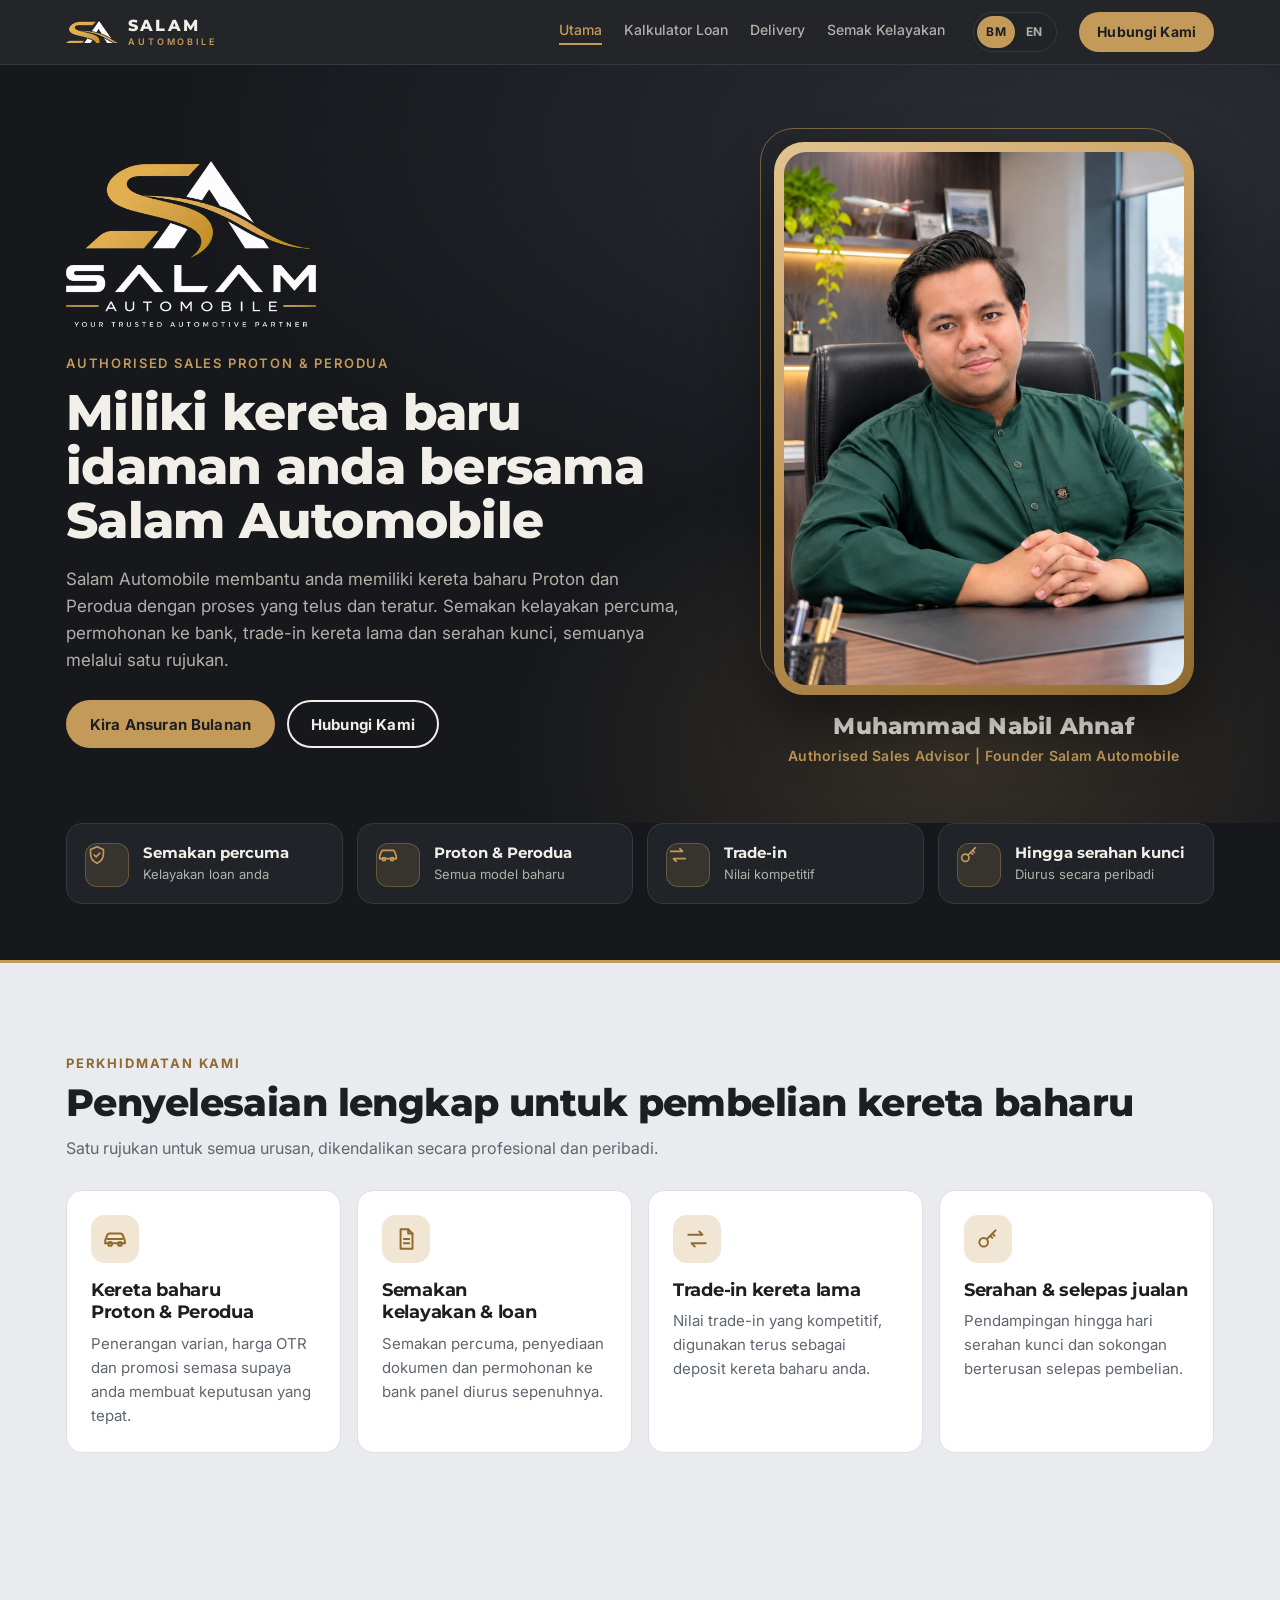
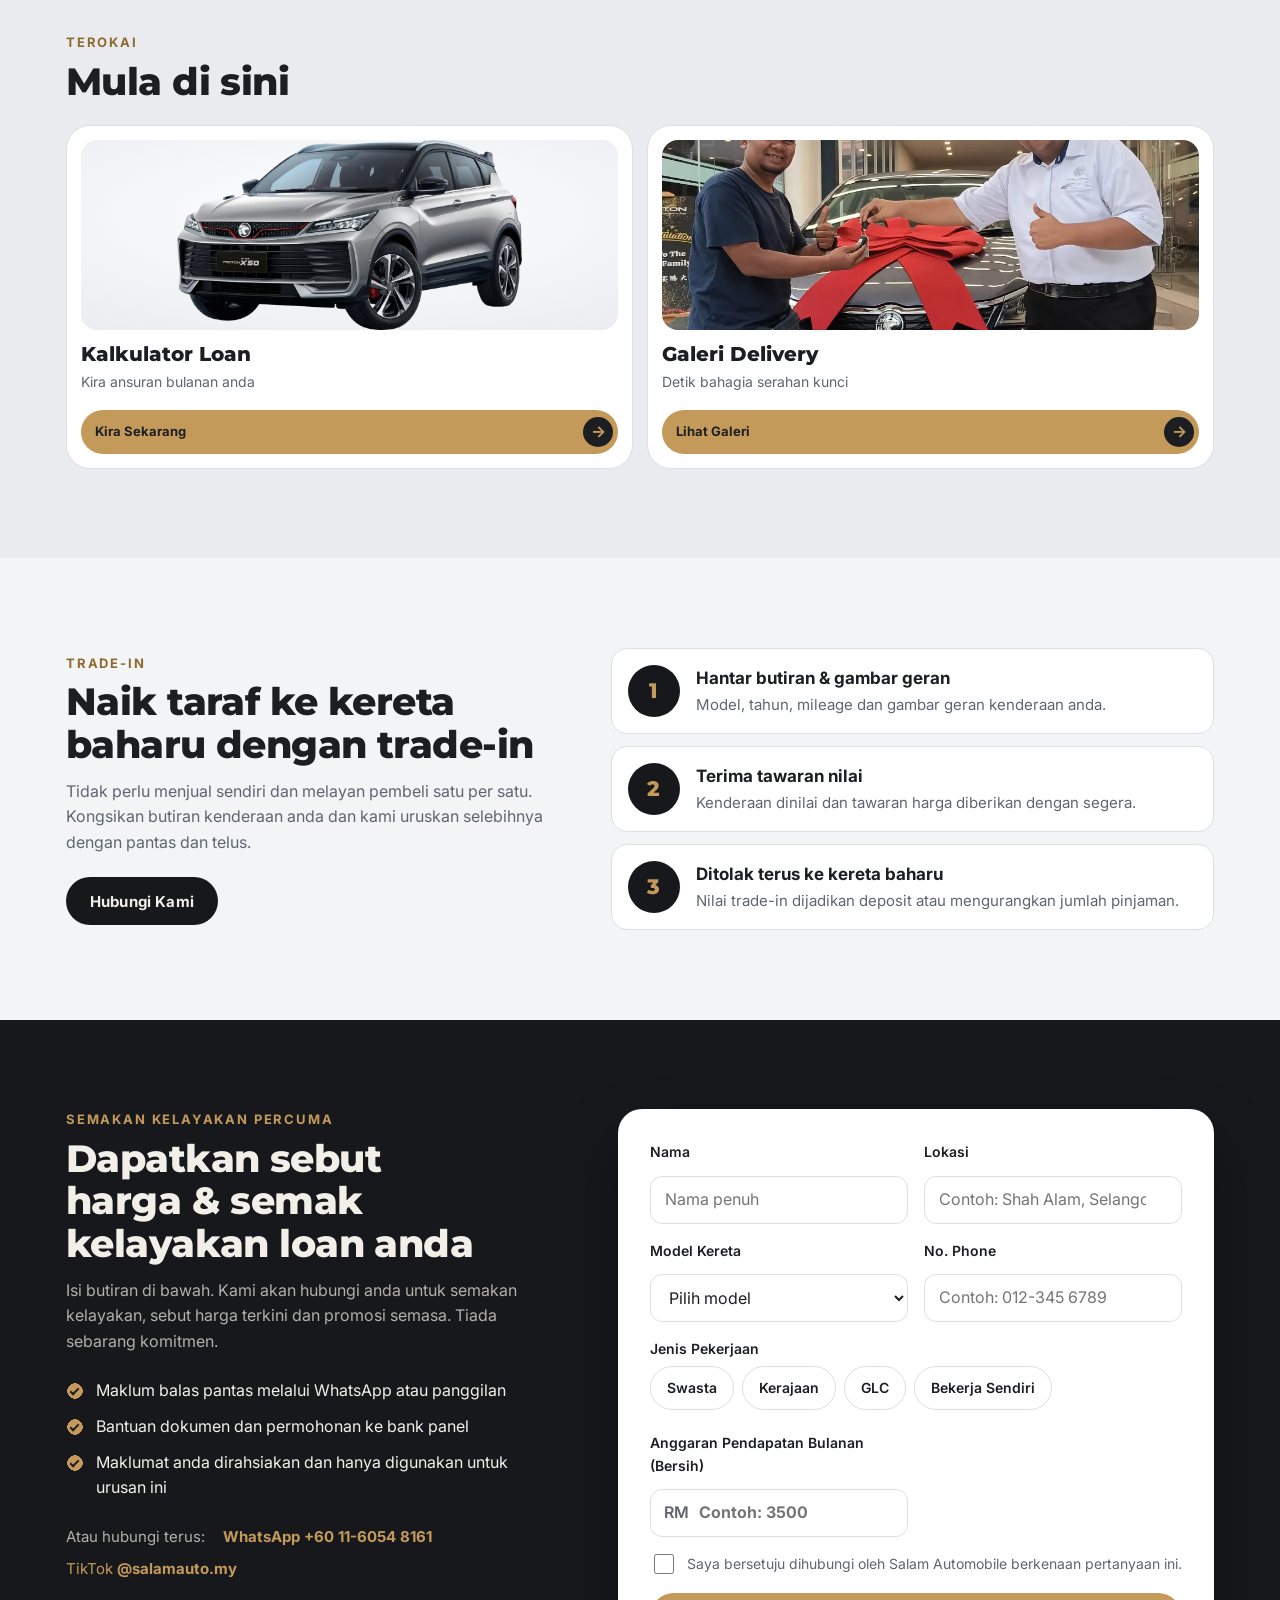
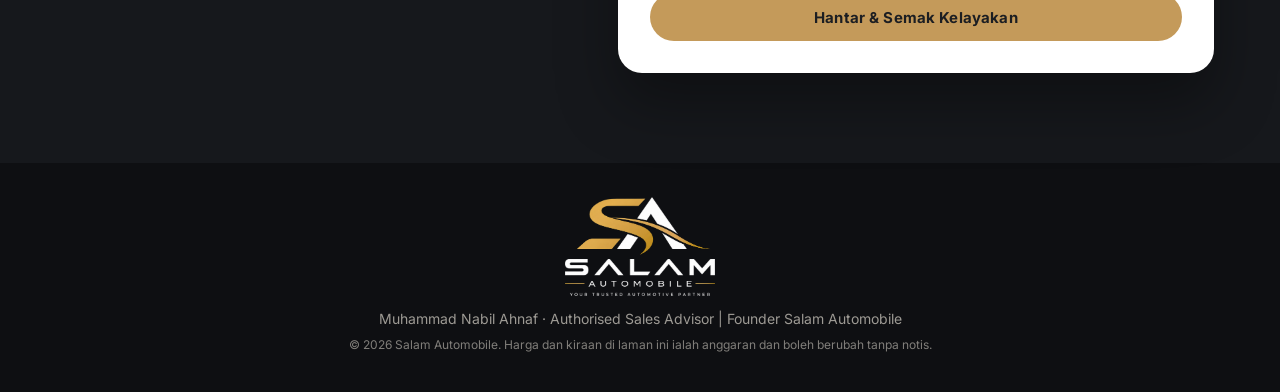
<file: index.html>
<!DOCTYPE html>
<html lang="ms">
<head>
<meta charset="utf-8">
<meta name="viewport" content="width=device-width, initial-scale=1, viewport-fit=cover">
<title>Salam Automobile</title>
<meta name="claude:viewport-fit-sides" content="cover">
<meta name="description" content="Salam Automobile – Authorised Sales Proton & Perodua. Semakan kelayakan loan percuma, trade-in dan urusan kereta baharu hingga serahan kunci.">
<meta name="theme-color" content="#16181c">
<meta property="og:title" content="Salam Automobile · Proton & Perodua">
<meta property="og:description" content="Kira ansuran kereta baharu Proton & Perodua dan semak kelayakan loan secara percuma.">
<meta property="og:image" content="assets/img/brand/logo-salam-dark-text.webp">
<link rel="icon" type="image/png" href="assets/img/brand/favicon.png">
<link rel="apple-touch-icon" href="assets/img/brand/icon-192.png">
<link rel="preconnect" href="https://fonts.googleapis.com">
<link rel="preconnect" href="https://fonts.gstatic.com" crossorigin>
<link href="https://fonts.googleapis.com/css2?family=Montserrat:wght@600;700;800&family=Inter:wght@400;500;600;700&display=swap" rel="stylesheet">
<link rel="stylesheet" href="assets/css/style.css?v=20261126d">
</head>
<body>
<script>
  (function () { var h = location.hash; if (h === "#kalkulator" || h === "#insurans") location.replace("kalkulator.html" + h); else if (h === "#delivery") location.replace("delivery.html"); })();
</script>
<a class="skip" href="#main" data-en="Skip to content">Terus ke kandungan</a>

<nav class="nav" aria-label="Menu utama" data-en-aria-label="Main menu">
  <div class="wrap nav-in">
    <a class="nav-brand" href="index.html" aria-label="Salam Automobile, halaman utama" data-en-aria-label="Salam Automobile, home page">
      <img src="assets/img/brand/mark-salam.webp" alt="" width="400" height="173">
      <span>SALAM<small>AUTOMOBILE</small></span>
    </a>
    <div class="nav-links">
      <a href="index.html" aria-current="page" data-en="Home">Utama</a>
      <a href="kalkulator.html" data-en="Loan Calculator">Kalkulator Loan</a>
      <a href="delivery.html">Delivery</a>
      <a href="#borang" data-en="Check Eligibility">Semak Kelayakan</a>
    </div>
    <div class="lang" role="group" aria-label="Bahasa / Language">
      <button type="button" data-lang="ms" aria-pressed="true">BM</button>
      <button type="button" data-lang="en" aria-pressed="false">EN</button>
    </div>
    <a class="btn btn-gold btn-sm js-wa" href="#borang" target="_blank" rel="noopener" data-en="Contact Us">Hubungi Kami</a>
  </div>
</nav>

<main id="main">
<header class="hero" id="top">
  <div class="wrap hero-in">
    <div class="hero-copy">
      <img class="hero-logo" src="assets/img/brand/logo-salam-light-text.webp" alt="Salam Automobile · Your Trusted Automotive Partner" width="900" height="598">
      <p class="eyebrow">Authorised Sales Proton &amp; Perodua</p>
      <h1 data-en="Own your dream new car with Salam Automobile">Miliki kereta baru idaman anda bersama Salam Automobile</h1>
      <p class="lead" data-en="Salam Automobile helps you own a new Proton or Perodua through a clear, well-organised process. Free eligibility check, bank application, trade-in of your old car and key handover, all through one point of contact.">Salam Automobile membantu anda memiliki kereta baharu Proton dan Perodua dengan proses yang telus dan teratur. Semakan kelayakan percuma, permohonan ke bank, trade-in kereta lama dan serahan kunci, semuanya melalui satu rujukan.</p>
      <div class="cta-row">
        <a class="btn btn-gold" href="kalkulator.html" data-en="Calculate Monthly Instalment">Kira Ansuran Bulanan</a>
        <a class="btn btn-ghost js-wa" href="#borang" target="_blank" rel="noopener" data-en="Contact Us">Hubungi Kami</a>
      </div>
    </div>
    <figure class="founder">
      <div class="founder-frame">
        <img src="assets/img/brand/founder-nabil.webp" alt="Muhammad Nabil Ahnaf, Founder Salam Automobile" width="900" height="1200">
      </div>
      <figcaption>
        <strong>Muhammad Nabil Ahnaf</strong>
        <span>Authorised Sales Advisor | Founder Salam Automobile</span>
      </figcaption>
    </figure>
  </div>
</header>

<section class="facts" aria-label="Kelebihan Salam Automobile" data-en-aria-label="Why Salam Automobile">
  <div class="wrap facts-in">
    <div class="fact">
      <span class="fact-ico"><svg viewBox="0 0 24 24" aria-hidden="true"><path d="M12 3l7 3v5c0 4.5-3 8.3-7 10-4-1.7-7-5.5-7-10V6z"/><path d="M9 12l2 2 4-4"/></svg></span>
      <div><b data-en="Free check">Semakan percuma</b><span data-en="Your loan eligibility">Kelayakan loan anda</span></div>
    </div>
    <div class="fact">
      <span class="fact-ico"><svg viewBox="0 0 24 24" aria-hidden="true"><path d="M3 16v-3l2-5a2 2 0 0 1 2-1h10a2 2 0 0 1 2 1l2 5v3"/><path d="M3 16h18"/><circle cx="7.5" cy="16.5" r="1.8"/><circle cx="16.5" cy="16.5" r="1.8"/></svg></span>
      <div><b>Proton &amp; Perodua</b><span data-en="All new models">Semua model baharu</span></div>
    </div>
    <div class="fact">
      <span class="fact-ico"><svg viewBox="0 0 24 24" aria-hidden="true"><path d="M4 8h13l-3-3"/><path d="M20 16H7l3 3"/></svg></span>
      <div><b>Trade-in</b><span data-en="Competitive value">Nilai kompetitif</span></div>
    </div>
    <div class="fact">
      <span class="fact-ico"><svg viewBox="0 0 24 24" aria-hidden="true"><circle cx="8" cy="15" r="4"/><path d="M11 12l8-8M16 7l2 2M14 9l2 2"/></svg></span>
      <div><b data-en="Through to handover">Hingga serahan kunci</b><span data-en="Personally handled">Diurus secara peribadi</span></div>
    </div>
  </div>
</section>

<section class="band band-alt" id="servis">
  <div class="wrap">
    <p class="kick" data-en="Our services">Perkhidmatan kami</p>
    <h2 data-en="Complete support for buying a new car">Penyelesaian lengkap untuk pembelian kereta baharu</h2>
    <p class="sub" data-en="One point of contact for everything, handled professionally and personally.">Satu rujukan untuk semua urusan, dikendalikan secara profesional dan peribadi.</p>
    <div class="services">
      <article>
        <div class="ico"><svg viewBox="0 0 24 24" aria-hidden="true"><path d="M3 16v-3l2-5a2 2 0 0 1 2-1h10a2 2 0 0 1 2 1l2 5v3"/><path d="M3 16h18"/><circle cx="7.5" cy="16.5" r="1.8"/><circle cx="16.5" cy="16.5" r="1.8"/><path d="M5 12h14"/></svg></div>
        <h3 data-en="New Proton &amp; Perodua cars">Kereta baharu Proton &amp; Perodua</h3>
        <p data-en="Variant details, OTR prices and current promotions so you can make the right choice.">Penerangan varian, harga OTR dan promosi semasa supaya anda membuat keputusan yang tepat.</p>
      </article>
      <article>
        <div class="ico"><svg viewBox="0 0 24 24" aria-hidden="true"><path d="M7 3h7l4 4v14H7z"/><path d="M14 3v4h4"/><path d="M10 12h5M10 16h5"/></svg></div>
        <h3 data-en="Eligibility check &amp; loan">Semakan kelayakan &amp; loan</h3>
        <p data-en="Free check, document preparation and panel bank applications, fully handled for you.">Semakan percuma, penyediaan dokumen dan permohonan ke bank panel diurus sepenuhnya.</p>
      </article>
      <article>
        <div class="ico"><svg viewBox="0 0 24 24" aria-hidden="true"><path d="M4 8h13l-3-3"/><path d="M20 16H7l3 3"/></svg></div>
        <h3 data-en="Trade in your old car">Trade-in kereta lama</h3>
        <p data-en="A competitive trade-in value, used directly as the deposit for your new car.">Nilai trade-in yang kompetitif, digunakan terus sebagai deposit kereta baharu anda.</p>
      </article>
      <article>
        <div class="ico"><svg viewBox="0 0 24 24" aria-hidden="true"><circle cx="8" cy="15" r="4"/><path d="M11 12l8-8M16 7l2 2M14 9l2 2"/></svg></div>
        <h3 data-en="Handover &amp; after-sales">Serahan &amp; selepas jualan</h3>
        <p data-en="Support right up to handover day and continued help after your purchase.">Pendampingan hingga hari serahan kunci dan sokongan berterusan selepas pembelian.</p>
      </article>
    </div>
  </div>
</section>

<section class="band band-alt" id="terokai">
  <div class="wrap">
    <p class="kick" data-en="Explore">Terokai</p>
    <h2 data-en="Start here">Mula di sini</h2>
    <div class="explore">
      <a class="explore-card" href="kalkulator.html">
        <span class="explore-img"><img src="assets/img/cars/proton-x50.webp" alt="" width="1100" height="605" loading="lazy"></span>
        <b data-en="Loan Calculator">Kalkulator Loan</b>
        <span class="explore-sub" data-en="Work out your monthly instalment">Kira ansuran bulanan anda</span>
        <span class="go"><span data-en="Calculate Now">Kira Sekarang</span><i aria-hidden="true">&rarr;</i></span>
      </a>
      <a class="explore-card" href="delivery.html">
        <span class="explore-img photo"><img src="assets/img/delivery/delivery-09.webp" alt="" width="963" height="1280" loading="lazy"></span>
        <b data-en="Delivery Gallery">Galeri Delivery</b>
        <span class="explore-sub" data-en="Happy key handover moments">Detik bahagia serahan kunci</span>
        <span class="go"><span data-en="View Gallery">Lihat Galeri</span><i aria-hidden="true">&rarr;</i></span>
      </a>
    </div>
  </div>
</section>

<section class="band" id="tradein">
  <div class="wrap trade">
    <div>
      <p class="kick">Trade-in</p>
      <h2 data-en="Upgrade to a new car with a trade-in">Naik taraf ke kereta baharu dengan trade-in</h2>
      <p class="sub" data-en="No need to sell it yourself and deal with buyers one by one. Share your vehicle details and we handle the rest, quickly and transparently.">Tidak perlu menjual sendiri dan melayan pembeli satu per satu. Kongsikan butiran kenderaan anda dan kami uruskan selebihnya dengan pantas dan telus.</p>
      <div class="cta-row"><a class="btn btn-dark js-wa-trade" href="#borang" target="_blank" rel="noopener" data-en="Contact Us">Hubungi Kami</a></div>
    </div>
    <ol class="steps">
      <li><b data-en="Send details &amp; a photo of your registration card">Hantar butiran &amp; gambar geran</b><span data-en="Model, year, mileage and a photo of your vehicle registration card.">Model, tahun, mileage dan gambar geran kenderaan anda.</span></li>
      <li><b data-en="Receive a valuation">Terima tawaran nilai</b><span data-en="Your vehicle is assessed and a price offer is given promptly.">Kenderaan dinilai dan tawaran harga diberikan dengan segera.</span></li>
      <li><b data-en="Deducted from your new car">Ditolak terus ke kereta baharu</b><span data-en="The trade-in value becomes your deposit or reduces your loan amount.">Nilai trade-in dijadikan deposit atau mengurangkan jumlah pinjaman.</span></li>
    </ol>
  </div>
</section>

<section class="band band-night" id="borang">
  <div class="wrap form-wrap">
    <div class="form-copy">
      <p class="kick" data-en="Free eligibility check">Semakan kelayakan percuma</p>
      <h2 data-en="Get a quote &amp; check your loan eligibility">Dapatkan sebut harga &amp; semak kelayakan loan anda</h2>
      <p class="sub" data-en="Fill in your details below. We will contact you with an eligibility check, the latest quote and current promotions. No obligation.">Isi butiran di bawah. Kami akan hubungi anda untuk semakan kelayakan, sebut harga terkini dan promosi semasa. Tiada sebarang komitmen.</p>
      <ul class="ticks">
        <li data-en="Fast response by WhatsApp or phone call">Maklum balas pantas melalui WhatsApp atau panggilan</li>
        <li data-en="Help with documents and panel bank applications">Bantuan dokumen dan permohonan ke bank panel</li>
        <li data-en="Your details are kept private and used only for this enquiry">Maklumat anda dirahsiakan dan hanya digunakan untuk urusan ini</li>
      </ul>
      <div class="contact-line">
        <span data-en="Or contact us directly:">Atau hubungi terus:</span>
        <a class="js-wa" href="#borang" target="_blank" rel="noopener"><b id="waTxt">WhatsApp</b></a>
        <a id="ttLink" href="https://www.tiktok.com/@salamauto.my" target="_blank" rel="noopener">TikTok <b id="ttTxt">@salamauto.my</b></a>
      </div>
    </div>

    <form class="lead-form" id="leadForm" novalidate>
      <div class="field">
        <label for="fNama" data-en="Name">Nama</label>
        <input id="fNama" name="nama" type="text" autocomplete="name" required maxlength="80" placeholder="Nama penuh" data-en-placeholder="Full name">
      </div>
      <div class="field">
        <label for="fLokasi" data-en="Location">Lokasi</label>
        <input id="fLokasi" name="lokasi" type="text" list="negeriList" required maxlength="80" placeholder="Contoh: Shah Alam, Selangor" data-en-placeholder="e.g. Shah Alam, Selangor">
        <datalist id="negeriList">
          <option value="Johor"></option><option value="Kedah"></option><option value="Kelantan"></option>
          <option value="Melaka"></option><option value="Negeri Sembilan"></option><option value="Pahang"></option>
          <option value="Perak"></option><option value="Perlis"></option><option value="Pulau Pinang"></option>
          <option value="Sabah"></option><option value="Sarawak"></option><option value="Selangor"></option>
          <option value="Terengganu"></option><option value="WP Kuala Lumpur"></option><option value="WP Putrajaya"></option><option value="WP Labuan"></option>
        </datalist>
      </div>
      <div class="field">
        <label for="fModel" data-en="Car Model">Model Kereta</label>
        <select id="fModel" name="model" required></select>
      </div>
      <div class="field">
        <label for="fPhone" data-en="Phone No.">No. Phone</label>
        <input id="fPhone" name="phone" type="tel" inputmode="tel" autocomplete="tel" required maxlength="16" placeholder="Contoh: 012-345 6789" data-en-placeholder="e.g. 012-345 6789">
      </div>
      <fieldset class="field">
        <legend data-en="Employment Type">Jenis Pekerjaan</legend>
        <div class="pills">
          <label><input type="radio" name="kerja" id="fKerja1" value="Swasta" required><span data-en="Private sector">Swasta</span></label>
          <label><input type="radio" name="kerja" id="fKerja2" value="Kerajaan"><span data-en="Government">Kerajaan</span></label>
          <label><input type="radio" name="kerja" id="fKerja3" value="GLC"><span>GLC</span></label>
          <label><input type="radio" name="kerja" id="fKerja4" value="Bekerja Sendiri"><span data-en="Self-employed">Bekerja Sendiri</span></label>
        </div>
      </fieldset>
      <div class="field">
        <label for="fGaji" data-en="Estimated Monthly Income (Net)">Anggaran Pendapatan Bulanan (Bersih)</label>
        <div class="money"><span>RM</span><input id="fGaji" name="gaji" type="number" inputmode="numeric" min="0" step="50" required placeholder="Contoh: 3500" data-en-placeholder="e.g. 3500"></div>
      </div>
      <label class="consent" for="fConsent"><input id="fConsent" type="checkbox" required> <span data-en="I agree to be contacted by Salam Automobile about this enquiry.">Saya bersetuju dihubungi oleh Salam Automobile berkenaan pertanyaan ini.</span></label>
      <input class="hp" type="text" id="fWebsite" name="website" tabindex="-1" autocomplete="off" aria-hidden="true">
      <p class="form-err" id="formErr" role="alert" hidden></p>
      <button class="btn btn-gold btn-block" type="submit" id="fSubmit" data-en="Submit &amp; Check Eligibility">Hantar &amp; Semak Kelayakan</button>
      <div class="form-ok" id="formOk" hidden>
        <strong data-en="Thank you! We have received your details.">Terima kasih! Maklumat anda telah diterima.</strong>
        <p data-en="We will contact you as soon as possible. For a faster reply, contact us on WhatsApp.">Kami akan menghubungi anda secepat mungkin. Untuk maklum balas segera, hubungi kami di WhatsApp.</p>
        <a class="btn btn-gold js-wa-lead" href="#borang" target="_blank" rel="noopener" data-en="Contact Us">Hubungi Kami</a>
      </div>
    </form>
  </div>
</section>
</main>

<footer class="foot">
  <div class="wrap foot-in">
    <img src="assets/img/brand/logo-salam-light-text.webp" alt="Salam Automobile" width="900" height="598">
    <p>Muhammad Nabil Ahnaf · Authorised Sales Advisor | Founder Salam Automobile</p>
    <p class="small">© <span id="year">2026</span> Salam Automobile. <span data-en="Prices and calculations on this site are estimates and may change without notice.">Harga dan kiraan di laman ini ialah anggaran dan boleh berubah tanpa notis.</span></p>
  </div>
</footer>

<script src="assets/js/settings.js?v=20261126d"></script>
<script src="assets/js/data.js?v=20261126d"></script>
<script src="assets/js/i18n.js?v=20261126d"></script>
<script src="assets/js/app.js?v=20261126d"></script>
</body>
</html>
</file>
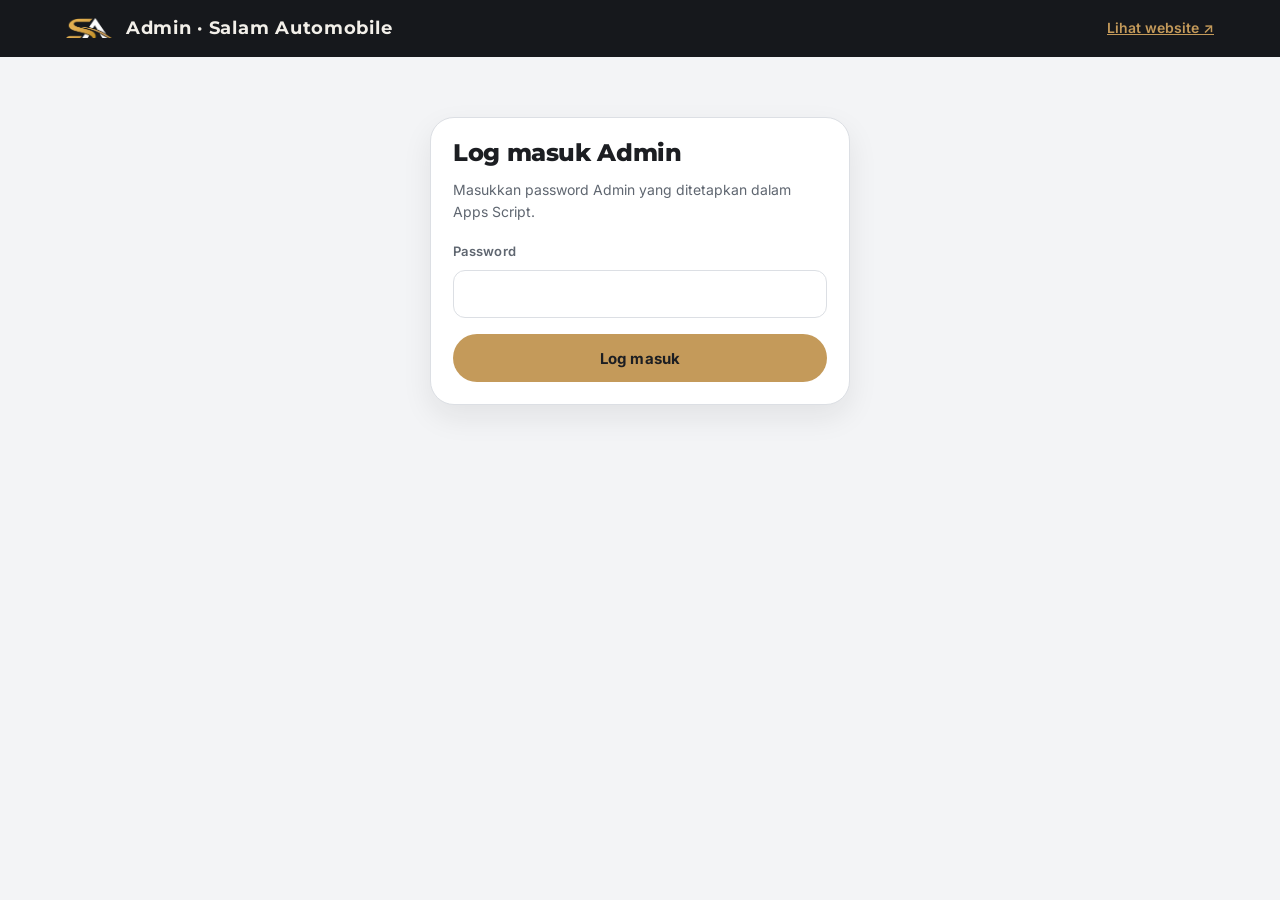
<file: admin.html>
<!DOCTYPE html>
<html lang="ms">
<head>
<meta charset="utf-8">
<meta name="viewport" content="width=device-width, initial-scale=1, viewport-fit=cover">
<title>Admin Salam Automobile</title>
<meta name="claude:viewport-fit-sides" content="cover">
<meta name="robots" content="noindex, nofollow">
<link rel="icon" type="image/png" href="assets/img/brand/favicon.png">
<link rel="preconnect" href="https://fonts.googleapis.com">
<link rel="preconnect" href="https://fonts.gstatic.com" crossorigin>
<link href="https://fonts.googleapis.com/css2?family=Montserrat:wght@600;700;800&family=Inter:wght@400;500;600;700&display=swap" rel="stylesheet">
<link rel="stylesheet" href="assets/css/style.css?v=20261126d">
<style>
  body { padding-bottom: 96px; }
  .a-top { background: var(--night); color: var(--on-night); padding-block: 14px; position: sticky; top: env(safe-area-inset-top, 0px); z-index: 20; }
  .a-top .wrap { display: flex; align-items: center; gap: 14px; flex-wrap: wrap; }
  .a-top img { width: 46px; }
  .a-top h1 { font-size: 18px; letter-spacing: .04em; }
  .a-top a { margin-left: auto; color: var(--gold); font-size: 14px; font-weight: 600; }
  .tabs { display: flex; gap: 6px; flex-wrap: wrap; margin: 22px 0; }
  .tabs button { border: 1.5px solid var(--line); background: var(--card); color: var(--ink); border-radius: 999px; padding: 10px 18px; font-weight: 600; cursor: pointer; min-height: 44px; }
  .tabs button[aria-selected="true"] { background: var(--night); color: var(--gold); border-color: var(--night); }
  .banner { border-radius: var(--r-md); padding: 14px 18px; background: var(--gold-soft); border: 1px solid var(--gold); margin-top: 20px; font-size: 15px; }
  .banner code { font-size: 13px; }
  .login { max-width: 420px; margin: 60px auto; }
  .login h2 { font-size: 24px; }
  .grid2 { display: grid; grid-template-columns: repeat(auto-fill, minmax(220px, 1fr)); gap: 14px; }
  .grid2 label { display: grid; gap: 6px; font-size: 13px; font-weight: 600; color: var(--mute); }
  .check { display: flex !important; align-items: center; gap: 10px; color: var(--ink) !important; font-size: 15px !important; }
  .check input { width: 22px; height: 22px; accent-color: var(--gold); }
  .bseg { display: flex; gap: 8px; margin-bottom: 16px; flex-wrap: wrap; }
  details.mcard { background: var(--card); border: 1px solid var(--line); border-radius: var(--r-md); margin-bottom: 12px; }
  details.mcard > summary { list-style: none; display: grid; grid-template-columns: 96px minmax(0, 1fr) auto; gap: 14px; align-items: center; padding: 12px 16px; cursor: pointer; }
  details.mcard > summary::-webkit-details-marker { display: none; }
  details.mcard > summary img { width: 96px; height: 52px; object-fit: contain; }
  details.mcard > summary b { font: 700 17px var(--f-display); display: block; }
  details.mcard > summary small { color: var(--mute); }
  .pill { font-size: 12px; font-weight: 700; padding: 4px 10px; border-radius: 999px; background: var(--gold-soft); color: var(--gold-ink); white-space: nowrap; }
  .pill.off { background: var(--paper-2); color: var(--mute); }
  .mbody { padding: 4px 16px 18px; border-top: 1px solid var(--line); display: grid; gap: 16px; }
  .vtable-wrap { overflow-x: auto; }
  .vtable { width: 100%; border-collapse: collapse; min-width: 620px; font-variant-numeric: tabular-nums; }
  .vtable th { text-align: left; font-size: 12px; color: var(--mute); text-transform: uppercase; letter-spacing: .06em; padding: 6px 6px; }
  .vtable td { padding: 4px 6px; }
  .vtable input { min-height: 42px; font-size: 15px; }
  .vtable td:last-child { width: 48px; }
  .icon-btn { width: 42px; height: 42px; border-radius: 10px; border: 1.5px solid var(--line); background: transparent; color: var(--ink); cursor: pointer; font-size: 18px; }
  .icon-btn:hover { border-color: var(--bad); color: var(--bad); }
  .row-actions { display: flex; gap: 10px; flex-wrap: wrap; align-items: center; }
  .btn-line { background: transparent; color: var(--ink); border-color: var(--line); }
  .btn-danger { background: transparent; color: var(--bad); border-color: currentColor; }
  .img-row { display: flex; gap: 12px; align-items: flex-end; flex-wrap: wrap; }
  .img-row label.lbl { flex: 1 1 260px; display: grid; gap: 6px; }
  .photos { display: grid; grid-template-columns: repeat(auto-fill, minmax(150px, 1fr)); gap: 12px; margin-top: 16px; }
  .photos figure { margin: 0; background: var(--card); border: 1px solid var(--line); border-radius: 12px; overflow: hidden; }
  .photos img { display: block; width: 100%; aspect-ratio: 3/4; object-fit: cover; }
  .photos figcaption { display: flex; justify-content: space-between; padding: 6px; gap: 4px; }
  .photos figcaption button { flex: 1; min-height: 38px; border: 1px solid var(--line); background: transparent; color: var(--ink); border-radius: 8px; cursor: pointer; }
  .leads-wrap { overflow-x: auto; background: var(--card); border: 1px solid var(--line); border-radius: var(--r-md); }
  .leads { width: 100%; border-collapse: collapse; min-width: 760px; font-size: 14px; }
  .leads th { text-align: left; padding: 10px 12px; background: var(--night); color: var(--on-night); font-weight: 600; }
  .leads td { padding: 10px 12px; border-top: 1px solid var(--line); vertical-align: top; }
  .leads a { color: var(--gold-ink); font-weight: 600; }
  .savebar { position: fixed; left: 0; right: 0; bottom: 0; z-index: 25; background: var(--card); border-top: 1px solid var(--line); padding-block: 12px calc(12px + env(safe-area-inset-bottom, 0px)); box-shadow: 0 -10px 30px rgba(0,0,0,.08); }
  .savebar .wrap { display: flex; gap: 12px; align-items: center; flex-wrap: wrap; }
  .savebar .msg { font-size: 14px; color: var(--mute); flex: 1 1 200px; }
  .editor { border: 0; padding: 0; border-radius: var(--r-lg); max-width: min(96vw, 900px); width: 100%; background: var(--card); color: var(--ink); }
  .editor::backdrop { background: rgba(10, 11, 13, .8); }
  .editor .ed-in { padding: 18px; display: grid; gap: 12px; }
  .editor canvas { width: 100%; height: auto; max-height: 65vh; object-fit: contain; border-radius: 12px; background: #111; touch-action: none; cursor: crosshair; }
  .muted { color: var(--mute); font-size: 14px; margin: 0; }
  .panel h2 { font-size: 22px; margin: 8px 0 6px; }
  .panel > .muted { margin-bottom: 18px; }
</style>
</head>
<body>
<header class="a-top">
  <div class="wrap">
    <img src="assets/img/brand/mark-salam.webp" alt="" width="400" height="173">
    <h1>Admin · Salam Automobile</h1>
    <a href="index.html" target="_blank" rel="noopener">Lihat website ↗</a>
  </div>
</header>

<main class="wrap">
  <div class="banner" id="noApi" hidden>
    <b>Website belum disambung ke Google Sheet.</b> Anda boleh cuba ubah data di sini, tetapi butang Simpan hanya berfungsi selepas URL Apps Script diisi dalam <code>assets/js/settings.js</code> (rujuk README.md, Langkah 2). Buat masa ini, guna "Salin data" dan hantar kepada pembangun.
  </div>

  <section class="card login" id="loginBox" hidden>
    <h2>Log masuk Admin</h2>
    <p class="muted">Masukkan password Admin yang ditetapkan dalam Apps Script.</p>
    <form id="loginForm">
      <label class="lbl" for="pw">Password</label>
      <input id="pw" type="password" autocomplete="current-password" required>
      <p class="form-err" id="loginErr" hidden></p>
      <button class="btn btn-gold btn-block" type="submit" id="loginBtn" style="margin-top:16px">Log masuk</button>
    </form>
  </section>

  <div id="app" hidden>
    <div class="tabs" role="tablist">
      <button type="button" role="tab" data-tab="harga" aria-selected="true">Harga Kereta</button>
      <button type="button" role="tab" data-tab="tetapan" aria-selected="false">Tetapan</button>
      <button type="button" role="tab" data-tab="gambar" aria-selected="false">Gambar Delivery</button>
      <button type="button" role="tab" data-tab="leads" aria-selected="false">Leads</button>
    </div>

    <section class="panel" id="tab-harga">
      <h2>Harga kereta &amp; kadar</h2>
      <p class="muted">Harga OTR tanpa insurans, anggaran insurans (premium asas, NCD 0%), kadar faedah tetap, rebat dan cukai jalan. Kosongkan "Roadtax varian" untuk guna roadtax model.</p>
      <div class="bseg" id="brandSeg"></div>
      <div id="models"></div>
      <button type="button" class="btn btn-line" id="addModel">+ Tambah model</button>
    </section>

    <section class="panel" id="tab-tetapan" hidden>
      <h2>Tetapan website</h2>
      <p class="muted">No. WhatsApp untuk semua butang "Hubungi Kami" dan nilai asal kalkulator.</p>
      <div class="card grid2" id="settingsForm"></div>
    </section>

    <section class="panel" id="tab-gambar" hidden>
      <h2>Gambar delivery</h2>
      <p class="muted">Tambah gambar serahan kereta. Selepas pilih gambar, lukis kotak pada no. plate untuk dikaburkan sebelum upload. Jangan letak nama pelanggan.</p>
      <div class="row-actions">
        <label class="btn btn-gold">+ Tambah gambar<input type="file" id="photoFile" accept="image/*" hidden></label>
        <span class="muted" id="photoMsg"></span>
      </div>
      <div class="photos" id="photos"></div>
    </section>

    <section class="panel" id="tab-leads" hidden>
      <h2>Leads dari website</h2>
      <p class="muted">100 leads terkini dari tab "Leads Website". Kemas kini status dan nota terus dalam Google Sheet.</p>
      <div class="row-actions" style="margin-bottom:14px">
        <button type="button" class="btn btn-dark" id="loadLeads">Muat semula leads</button>
        <a class="btn btn-line" id="sheetLink" href="#" target="_blank" rel="noopener">Buka Google Sheet ↗</a>
        <span class="muted" id="leadsMsg"></span>
      </div>
      <div class="leads-wrap"><table class="leads"><thead><tr><th>Tarikh</th><th>Nama</th><th>Telefon</th><th>Lokasi</th><th>Model</th><th>Pekerjaan</th><th>Gaji bersih</th><th>Status</th></tr></thead><tbody id="leadsBody"><tr><td colspan="8">Tekan "Muat semula leads".</td></tr></tbody></table></div>
    </section>
  </div>
</main>

<div class="savebar" id="saveBar" hidden>
  <div class="wrap">
    <span class="msg" id="saveMsg">Tiada perubahan belum disimpan.</span>
    <button type="button" class="btn btn-line" id="copyJson">Salin data</button>
    <button type="button" class="btn btn-gold" id="saveBtn">Simpan &amp; terbitkan</button>
  </div>
</div>

<dialog class="editor" id="editor" aria-label="Kaburkan no. plate">
  <div class="ed-in">
    <h2 style="font-size:20px">Kaburkan no. plate</h2>
    <p class="muted">Lukis kotak (seret) pada setiap no. plate. Kotak akan dikaburkan.</p>
    <canvas id="edCanvas"></canvas>
    <div class="row-actions">
      <button type="button" class="btn btn-line" id="edUndo">Buat asal</button>
      <button type="button" class="btn btn-line" id="edCancel">Batal</button>
      <button type="button" class="btn btn-gold" id="edUpload">Kaburkan &amp; upload</button>
    </div>
  </div>
</dialog>

<script src="assets/js/settings.js?v=20261126d"></script>
<script src="assets/js/data.js?v=20261126d"></script>
<script src="assets/js/admin.js?v=20261126d"></script>
</body>
</html>
</file>
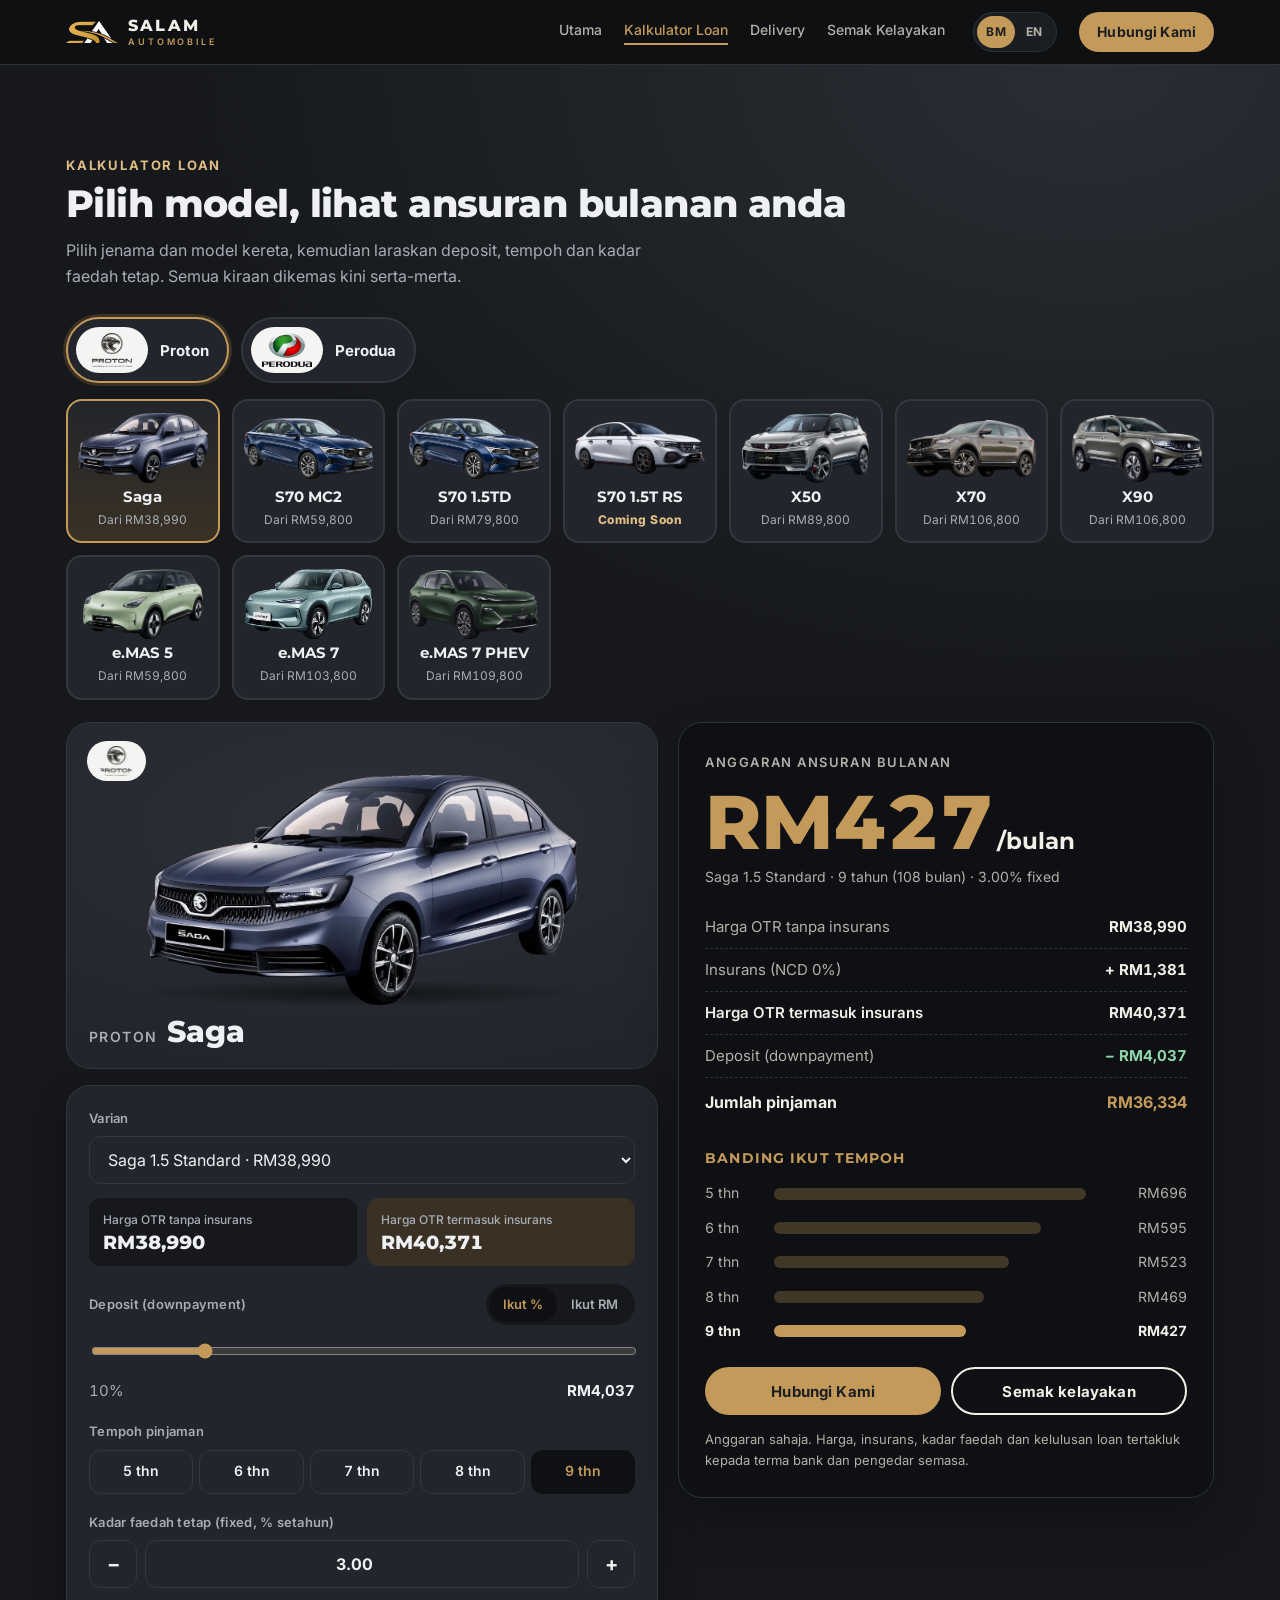
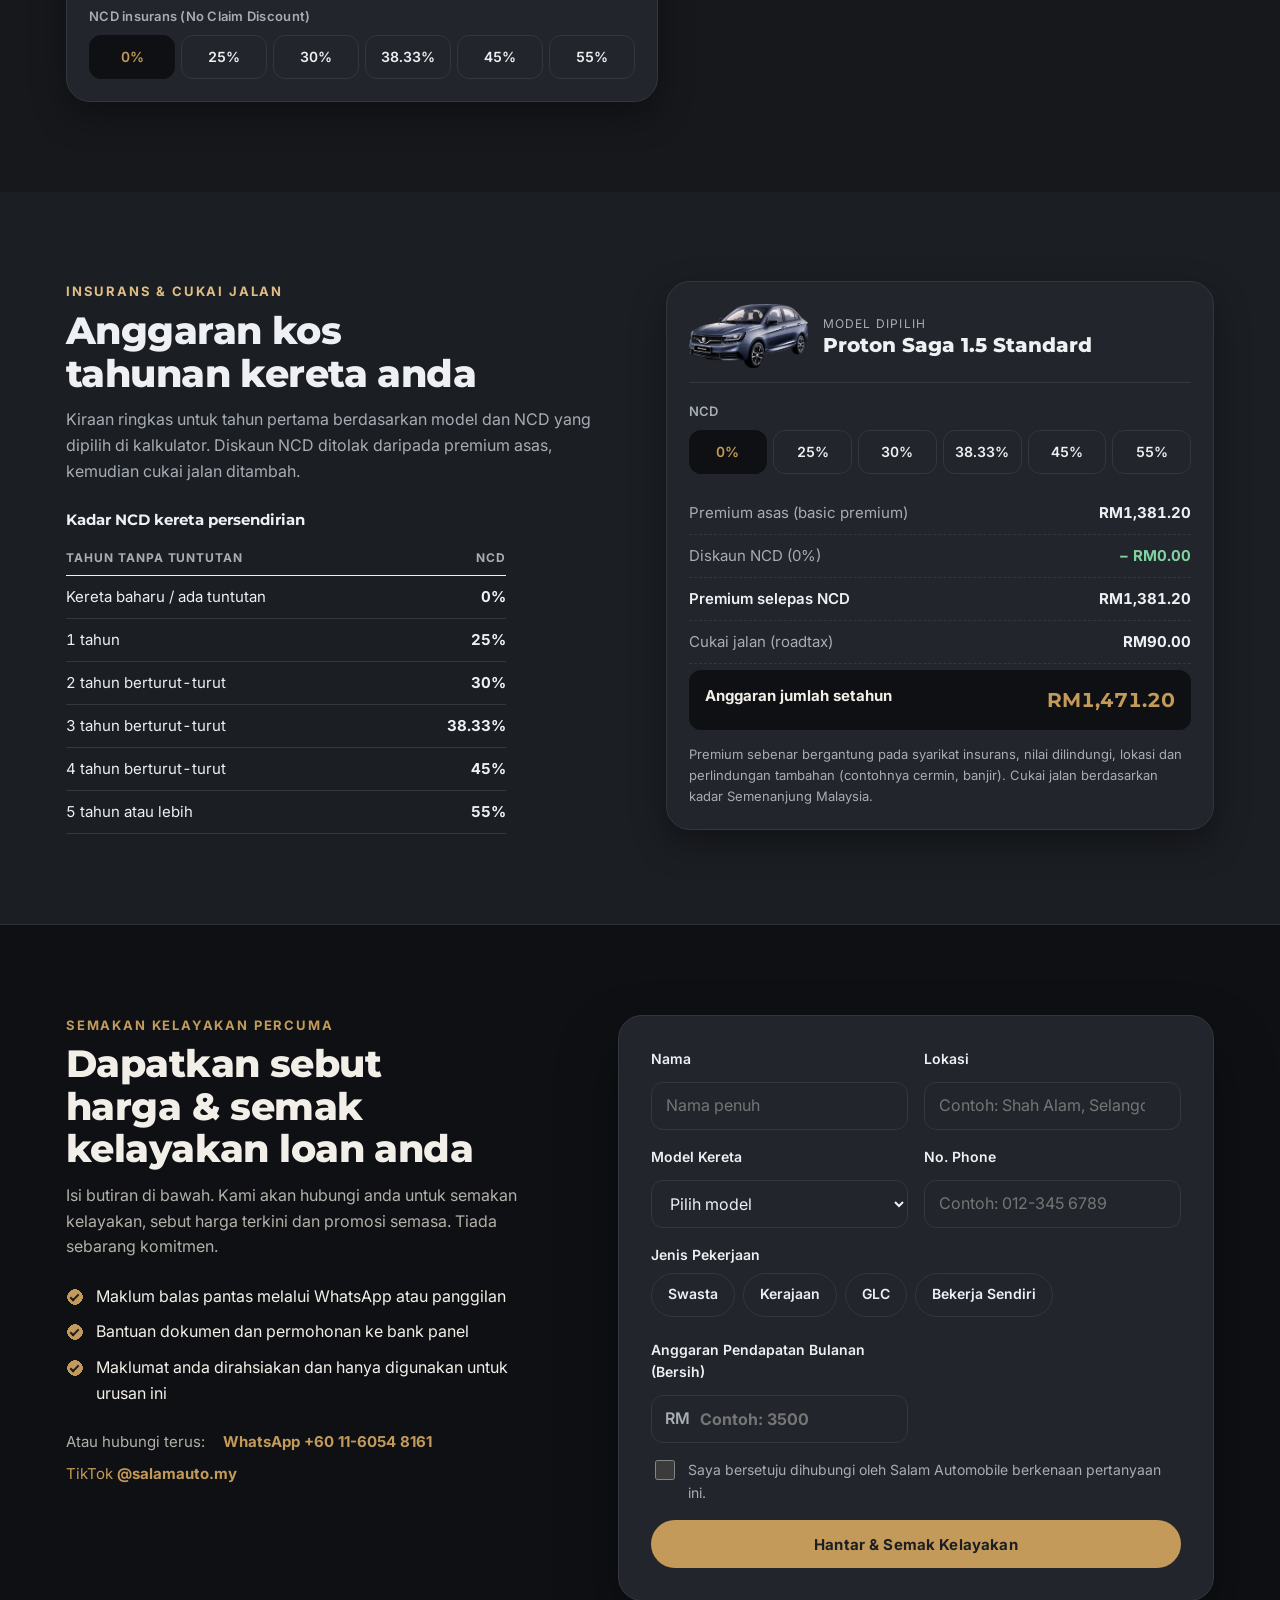
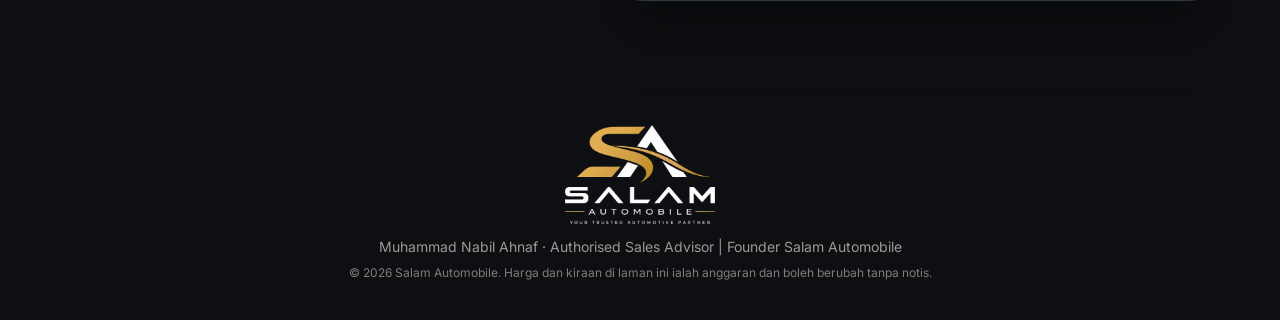
<file: kalkulator.html>
<!DOCTYPE html>
<html lang="ms">
<head>
<meta charset="utf-8">
<meta name="viewport" content="width=device-width, initial-scale=1, viewport-fit=cover">
<title data-en="Salam Automobile Loan Calculator">Kalkulator Loan Salam Automobile</title>
<meta name="claude:viewport-fit-sides" content="cover">
<meta name="description" content="Kira ansuran bulanan kereta baharu Proton & Perodua, anggaran insurans, NCD dan cukai jalan.">
<meta name="theme-color" content="#16181c">
<meta property="og:title" content="Salam Automobile · Proton & Perodua">
<meta property="og:description" content="Kira ansuran kereta baharu Proton & Perodua dan semak kelayakan loan secara percuma.">
<meta property="og:image" content="assets/img/brand/logo-salam-dark-text.webp">
<link rel="icon" type="image/png" href="assets/img/brand/favicon.png">
<link rel="apple-touch-icon" href="assets/img/brand/icon-192.png">
<link rel="preconnect" href="https://fonts.googleapis.com">
<link rel="preconnect" href="https://fonts.gstatic.com" crossorigin>
<link href="https://fonts.googleapis.com/css2?family=Montserrat:wght@600;700;800&family=Inter:wght@400;500;600;700&display=swap" rel="stylesheet">
<link rel="stylesheet" href="assets/css/style.css?v=20261126d">
</head>
<body class="page-dark">
<a class="skip" href="#main" data-en="Skip to content">Terus ke kandungan</a>

<nav class="nav" aria-label="Menu utama" data-en-aria-label="Main menu">
  <div class="wrap nav-in">
    <a class="nav-brand" href="index.html" aria-label="Salam Automobile, halaman utama" data-en-aria-label="Salam Automobile, home page">
      <img src="assets/img/brand/mark-salam.webp" alt="" width="400" height="173">
      <span>SALAM<small>AUTOMOBILE</small></span>
    </a>
    <div class="nav-links">
      <a href="index.html" data-en="Home">Utama</a>
      <a href="kalkulator.html" aria-current="page" data-en="Loan Calculator">Kalkulator Loan</a>
      <a href="delivery.html">Delivery</a>
      <a href="#borang" data-en="Check Eligibility">Semak Kelayakan</a>
    </div>
    <div class="lang" role="group" aria-label="Bahasa / Language">
      <button type="button" data-lang="ms" aria-pressed="true">BM</button>
      <button type="button" data-lang="en" aria-pressed="false">EN</button>
    </div>
    <a class="btn btn-gold btn-sm js-wa" href="#borang" target="_blank" rel="noopener" data-en="Contact Us">Hubungi Kami</a>
  </div>
</nav>

<main id="main">
<section class="band page-first" id="kalkulator">
  <div class="wrap">
    <p class="kick" data-en="Loan calculator">Kalkulator loan</p>
    <h2 data-en="Choose a model, see your monthly instalment">Pilih model, lihat ansuran bulanan anda</h2>
    <p class="sub" data-en="Choose a brand and model, then adjust the down payment, loan period and fixed interest rate. Everything updates instantly.">Pilih jenama dan model kereta, kemudian laraskan deposit, tempoh dan kadar faedah tetap. Semua kiraan dikemas kini serta-merta.</p>

    <div class="brand-tabs" id="brandTabs" role="tablist" aria-label="Pilih jenama" data-en-aria-label="Choose brand"></div>
    <div class="model-grid" id="modelGrid" aria-label="Pilih model" data-en-aria-label="Choose model"></div>

    <div class="calc">
      <div class="calc-left">
        <div class="stage" id="stage">
          <img class="stage-logo" id="stageLogo" src="assets/img/brand/logo-proton-dark.webp" alt="">
          <span class="stage-badge" id="stageBadge" hidden>Coming Soon</span>
          <img class="stage-car" id="stageCar" src="assets/img/cars/proton-saga.webp" alt="">
          <div class="stage-floor" aria-hidden="true"></div>
          <div class="stage-name"><span id="stageBrand">Proton</span><strong id="stageModel">Saga</strong></div>
        </div>

        <div class="card settings">
          <label class="lbl" for="variant" data-en="Variant">Varian</label>
          <select id="variant"></select>

          <div class="price-pair">
            <div><span data-en="OTR price without insurance">Harga OTR tanpa insurans</span><b id="pOtr">RM0</b></div>
            <div><span data-en="OTR price with insurance">Harga OTR termasuk insurans</span><b id="pOtrIns">RM0</b></div>
          </div>

          <div class="lbl-row">
            <span class="lbl" id="dpLabel" data-en="Down payment">Deposit (downpayment)</span>
            <div class="mini-seg" role="group" aria-labelledby="dpLabel">
              <button type="button" id="dpModePct" aria-pressed="true" data-en="By %">Ikut %</button>
              <button type="button" id="dpModeRm" aria-pressed="false" data-en="By RM">Ikut RM</button>
            </div>
          </div>
          <div id="dpPctBox">
            <input id="dpPct" type="range" min="0" max="50" step="1" aria-label="Peratus deposit" data-en-aria-label="Down payment percentage">
            <div class="range-val"><span id="dpPctTxt">10%</span><b id="dpPctRm">RM0</b></div>
          </div>
          <div id="dpRmBox" hidden>
            <div class="money"><span>RM</span><input id="dpRm" type="number" inputmode="numeric" min="0" step="100" aria-label="Deposit dalam RM" data-en-aria-label="Down payment in RM"></div>
            <div class="range-val"><span id="dpRmPct">0% daripada harga</span></div>
          </div>

          <span class="lbl" id="yrsLabel" data-en="Loan period">Tempoh pinjaman</span>
          <div class="seg" id="years" role="group" aria-labelledby="yrsLabel"></div>

          <label class="lbl" for="rate" data-en="Fixed interest rate (% per year)">Kadar faedah tetap (fixed, % setahun)</label>
          <div class="stepper">
            <button type="button" id="rateDown" aria-label="Kurangkan kadar" data-en-aria-label="Lower rate">&minus;</button>
            <input id="rate" type="number" inputmode="decimal" step="0.05" min="0" max="15">
            <button type="button" id="rateUp" aria-label="Tambah kadar" data-en-aria-label="Raise rate">+</button>
          </div>

          <span class="lbl" id="ncdLabel" data-en="Insurance NCD (No Claim Discount)">NCD insurans (No Claim Discount)</span>
          <div class="seg seg-wrap" id="ncd" role="group" aria-labelledby="ncdLabel"></div>
        </div>
      </div>

      <div class="slip" aria-live="polite">
        <span class="slip-lbl" data-en="Estimated monthly instalment">Anggaran ansuran bulanan</span>
        <div class="big" id="monthly">RM0</div>
        <div class="slip-meta" id="slipMeta"></div>
        <dl class="rows">
          <div><dt data-en="OTR price without insurance">Harga OTR tanpa insurans</dt><dd id="rOtr"></dd></div>
          <div><dt id="rInsLbl">Insurans</dt><dd id="rIns"></dd></div>
          <div class="sum"><dt data-en="OTR price with insurance">Harga OTR termasuk insurans</dt><dd id="rOtrIns"></dd></div>
          <div class="minus"><dt data-en="Down payment">Deposit (downpayment)</dt><dd id="rDp"></dd></div>
          <div class="total"><dt data-en="Loan amount">Jumlah pinjaman</dt><dd id="rLoan"></dd></div>
        </dl>
        <h3 data-en="Compare by period">Banding ikut tempoh</h3>
        <div class="bars" id="bars"></div>
        <div class="slip-cta">
          <a class="btn btn-gold js-wa-calc" href="#borang" target="_blank" rel="noopener" data-en="Contact Us">Hubungi Kami</a>
          <a class="btn btn-ghost" href="#borang" id="toForm" data-en="Check eligibility">Semak kelayakan</a>
        </div>
        <p class="note" data-en="Estimate only. Prices, insurance, interest rates and loan approval are subject to current bank and dealer terms.">Anggaran sahaja. Harga, insurans, kadar faedah dan kelulusan loan tertakluk kepada terma bank dan pengedar semasa.</p>
      </div>
      <div class="soon" id="soonBox" hidden>
        <div class="soon-badges"><span class="badge-soon">Coming Soon</span><span class="badge-book">Open for Booking</span></div>
        <h3 id="soonName">Proton S70 1.5T RS</h3>
        <p class="soon-desc" id="soonDesc"></p>
        <p class="soon-note" data-en="The price and monthly instalment will be shown here once this model is launched. Book early to be among the first owners.">Harga dan ansuran bulanan akan dipaparkan di sini sebaik model ini dilancarkan. Tempah awal untuk jadi antara pemilik pertama.</p>
        <div class="slip-cta">
          <a class="btn btn-gold js-wa-book" href="#borang" target="_blank" rel="noopener" data-en="Book Now">Booking Sekarang</a>
          <a class="btn btn-ghost" href="#borang" id="toForm2" data-en="Register interest">Daftar minat</a>
        </div>
      </div>
    </div>
  </div>
</section>

<section class="band band-alt" id="insurans">
  <div class="wrap ins">
    <div class="ins-copy">
      <p class="kick" data-en="Insurance &amp; road tax">Insurans &amp; cukai jalan</p>
      <h2 data-en="Your estimated yearly car costs">Anggaran kos tahunan kereta anda</h2>
      <p class="sub" data-en="A quick first-year estimate based on the model and NCD chosen in the calculator. The NCD discount is taken off the basic premium, then road tax is added.">Kiraan ringkas untuk tahun pertama berdasarkan model dan NCD yang dipilih di kalkulator. Diskaun NCD ditolak daripada premium asas, kemudian cukai jalan ditambah.</p>
      <table class="ncd-table">
        <caption data-en="NCD rates for private cars">Kadar NCD kereta persendirian</caption>
        <thead><tr><th scope="col" data-en="Claim-free years">Tahun tanpa tuntutan</th><th scope="col">NCD</th></tr></thead>
        <tbody>
          <tr><td data-en="New car / after a claim">Kereta baharu / ada tuntutan</td><td>0%</td></tr>
          <tr><td data-en="1 year">1 tahun</td><td>25%</td></tr>
          <tr><td data-en="2 consecutive years">2 tahun berturut-turut</td><td>30%</td></tr>
          <tr><td data-en="3 consecutive years">3 tahun berturut-turut</td><td>38.33%</td></tr>
          <tr><td data-en="4 consecutive years">4 tahun berturut-turut</td><td>45%</td></tr>
          <tr><td data-en="5 years or more">5 tahun atau lebih</td><td>55%</td></tr>
        </tbody>
      </table>
    </div>
    <div class="card ins-card" aria-live="polite">
      <div class="ins-head">
        <img id="insCar" src="assets/img/cars/proton-saga.webp" alt="">
        <div><span data-en="Selected model">Model dipilih</span><strong id="insModel">Saga</strong></div>
      </div>
      <span class="lbl" id="ncd2Label">NCD</span>
      <div class="seg seg-wrap" id="ncd2" role="group" aria-labelledby="ncd2Label"></div>
      <dl class="ins-rows">
        <div><dt data-en="Basic premium">Premium asas (basic premium)</dt><dd id="iBasic"></dd></div>
        <div class="minus"><dt id="iNcdLbl">Diskaun NCD</dt><dd id="iNcd"></dd></div>
        <div class="sum"><dt data-en="Premium after NCD">Premium selepas NCD</dt><dd id="iNet"></dd></div>
        <div><dt data-en="Road tax">Cukai jalan (roadtax)</dt><dd id="iRoad"></dd></div>
        <div class="total"><dt data-en="Estimated yearly total">Anggaran jumlah setahun</dt><dd id="iTotal"></dd></div>
      </dl>
      <p class="note" data-en="Actual premiums depend on the insurer, sum insured, location and add-on cover (e.g. windscreen, flood). Road tax uses Peninsular Malaysia rates.">Premium sebenar bergantung pada syarikat insurans, nilai dilindungi, lokasi dan perlindungan tambahan (contohnya cermin, banjir). Cukai jalan berdasarkan kadar Semenanjung Malaysia.</p>
    </div>
  </div>
</section>

<section class="band band-night" id="borang">
  <div class="wrap form-wrap">
    <div class="form-copy">
      <p class="kick" data-en="Free eligibility check">Semakan kelayakan percuma</p>
      <h2 data-en="Get a quote &amp; check your loan eligibility">Dapatkan sebut harga &amp; semak kelayakan loan anda</h2>
      <p class="sub" data-en="Fill in your details below. We will contact you with an eligibility check, the latest quote and current promotions. No obligation.">Isi butiran di bawah. Kami akan hubungi anda untuk semakan kelayakan, sebut harga terkini dan promosi semasa. Tiada sebarang komitmen.</p>
      <ul class="ticks">
        <li data-en="Fast response by WhatsApp or phone call">Maklum balas pantas melalui WhatsApp atau panggilan</li>
        <li data-en="Help with documents and panel bank applications">Bantuan dokumen dan permohonan ke bank panel</li>
        <li data-en="Your details are kept private and used only for this enquiry">Maklumat anda dirahsiakan dan hanya digunakan untuk urusan ini</li>
      </ul>
      <div class="contact-line">
        <span data-en="Or contact us directly:">Atau hubungi terus:</span>
        <a class="js-wa" href="#borang" target="_blank" rel="noopener"><b id="waTxt">WhatsApp</b></a>
        <a id="ttLink" href="https://www.tiktok.com/@salamauto.my" target="_blank" rel="noopener">TikTok <b id="ttTxt">@salamauto.my</b></a>
      </div>
    </div>

    <form class="lead-form" id="leadForm" novalidate>
      <div class="field">
        <label for="fNama" data-en="Name">Nama</label>
        <input id="fNama" name="nama" type="text" autocomplete="name" required maxlength="80" placeholder="Nama penuh" data-en-placeholder="Full name">
      </div>
      <div class="field">
        <label for="fLokasi" data-en="Location">Lokasi</label>
        <input id="fLokasi" name="lokasi" type="text" list="negeriList" required maxlength="80" placeholder="Contoh: Shah Alam, Selangor" data-en-placeholder="e.g. Shah Alam, Selangor">
        <datalist id="negeriList">
          <option value="Johor"></option><option value="Kedah"></option><option value="Kelantan"></option>
          <option value="Melaka"></option><option value="Negeri Sembilan"></option><option value="Pahang"></option>
          <option value="Perak"></option><option value="Perlis"></option><option value="Pulau Pinang"></option>
          <option value="Sabah"></option><option value="Sarawak"></option><option value="Selangor"></option>
          <option value="Terengganu"></option><option value="WP Kuala Lumpur"></option><option value="WP Putrajaya"></option><option value="WP Labuan"></option>
        </datalist>
      </div>
      <div class="field">
        <label for="fModel" data-en="Car Model">Model Kereta</label>
        <select id="fModel" name="model" required></select>
      </div>
      <div class="field">
        <label for="fPhone" data-en="Phone No.">No. Phone</label>
        <input id="fPhone" name="phone" type="tel" inputmode="tel" autocomplete="tel" required maxlength="16" placeholder="Contoh: 012-345 6789" data-en-placeholder="e.g. 012-345 6789">
      </div>
      <fieldset class="field">
        <legend data-en="Employment Type">Jenis Pekerjaan</legend>
        <div class="pills">
          <label><input type="radio" name="kerja" id="fKerja1" value="Swasta" required><span data-en="Private sector">Swasta</span></label>
          <label><input type="radio" name="kerja" id="fKerja2" value="Kerajaan"><span data-en="Government">Kerajaan</span></label>
          <label><input type="radio" name="kerja" id="fKerja3" value="GLC"><span>GLC</span></label>
          <label><input type="radio" name="kerja" id="fKerja4" value="Bekerja Sendiri"><span data-en="Self-employed">Bekerja Sendiri</span></label>
        </div>
      </fieldset>
      <div class="field">
        <label for="fGaji" data-en="Estimated Monthly Income (Net)">Anggaran Pendapatan Bulanan (Bersih)</label>
        <div class="money"><span>RM</span><input id="fGaji" name="gaji" type="number" inputmode="numeric" min="0" step="50" required placeholder="Contoh: 3500" data-en-placeholder="e.g. 3500"></div>
      </div>
      <label class="consent" for="fConsent"><input id="fConsent" type="checkbox" required> <span data-en="I agree to be contacted by Salam Automobile about this enquiry.">Saya bersetuju dihubungi oleh Salam Automobile berkenaan pertanyaan ini.</span></label>
      <input class="hp" type="text" id="fWebsite" name="website" tabindex="-1" autocomplete="off" aria-hidden="true">
      <p class="form-err" id="formErr" role="alert" hidden></p>
      <button class="btn btn-gold btn-block" type="submit" id="fSubmit" data-en="Submit &amp; Check Eligibility">Hantar &amp; Semak Kelayakan</button>
      <div class="form-ok" id="formOk" hidden>
        <strong data-en="Thank you! We have received your details.">Terima kasih! Maklumat anda telah diterima.</strong>
        <p data-en="We will contact you as soon as possible. For a faster reply, contact us on WhatsApp.">Kami akan menghubungi anda secepat mungkin. Untuk maklum balas segera, hubungi kami di WhatsApp.</p>
        <a class="btn btn-gold js-wa-lead" href="#borang" target="_blank" rel="noopener" data-en="Contact Us">Hubungi Kami</a>
      </div>
    </form>
  </div>
</section>
</main>

<footer class="foot">
  <div class="wrap foot-in">
    <img src="assets/img/brand/logo-salam-light-text.webp" alt="Salam Automobile" width="900" height="598">
    <p>Muhammad Nabil Ahnaf · Authorised Sales Advisor | Founder Salam Automobile</p>
    <p class="small">© <span id="year">2026</span> Salam Automobile. <span data-en="Prices and calculations on this site are estimates and may change without notice.">Harga dan kiraan di laman ini ialah anggaran dan boleh berubah tanpa notis.</span></p>
  </div>
</footer>

<script src="assets/js/settings.js?v=20261126d"></script>
<script src="assets/js/data.js?v=20261126d"></script>
<script src="assets/js/i18n.js?v=20261126d"></script>
<script src="assets/js/app.js?v=20261126d"></script>
</body>
</html>
</file>
<file: assets/css/style.css>
/* Layout: dark showroom hero + light working sections; the calculator is a "showroom stage" beside a dark quotation slip.
   Palette from the Salam Automobile logo: charcoal, logo gold, cool off-white paper. */
:root {
  --paper: #f3f4f6;
  --paper-2: #e9ebef;
  --card: #ffffff;
  --ink: #1c1e22;
  --mute: #5f6670;
  --line: #dcdfe4;
  --gold: #c49a5a;
  --gold-ink: #8f6a30;
  --gold-soft: #f1e6d3;
  --night: #16181c;
  --night-2: #202328;
  --night-line: #343840;
  --on-night: #f2efe9;
  --on-night-mute: #b3b0a9;
  --plate: #ffffff;
  --ok: #2f8f57;
  --ok-on-night: #8fd6a8;
  --bad: #c0392b;
  --shadow: 0 12px 30px rgba(22, 24, 28, .08);
  --f-display: "Montserrat", "Segoe UI", system-ui, sans-serif;
  --f-body: "Inter", "Segoe UI", system-ui, -apple-system, sans-serif;
  --r-sm: 10px;
  --r-md: 16px;
  --r-lg: 24px;
  color-scheme: light;
}
@media (prefers-color-scheme: dark) {
  :root:not([data-theme="light"]) {
    --paper: #111317; --paper-2: #171a1f; --card: #1c1f24; --ink: #eceef1; --mute: #a2a8b1;
    --line: #2d3138; --gold: #d2ab6c; --gold-ink: #e0bd84; --gold-soft: #3a3124;
    --night: #0b0c0f; --night-2: #16181c; --night-line: #2b2f36; --plate: #f4f4f2;
    --ok: #6cc690; --shadow: 0 12px 30px rgba(0, 0, 0, .35); color-scheme: dark;
  }
}
:root[data-theme="dark"] {
  --paper: #111317; --paper-2: #171a1f; --card: #1c1f24; --ink: #eceef1; --mute: #a2a8b1;
  --line: #2d3138; --gold: #d2ab6c; --gold-ink: #e0bd84; --gold-soft: #3a3124;
  --night: #0b0c0f; --night-2: #16181c; --night-line: #2b2f36; --plate: #f4f4f2;
  --ok: #6cc690; --shadow: 0 12px 30px rgba(0, 0, 0, .35); color-scheme: dark;
}

*, *::before, *::after { box-sizing: border-box; }
html { scroll-behavior: smooth; scroll-padding-top: 110px; -webkit-text-size-adjust: 100%; }
body { margin: 0; background: var(--paper); color: var(--ink); font: 16px/1.6 var(--f-body); overflow-x: clip; }
body::before { content: ""; position: fixed; inset: 0 0 auto; height: env(safe-area-inset-top, 0px); z-index: 30; background: var(--night); }
img { max-width: 100%; height: auto; }
h1, h2, h3 { font-family: var(--f-display); letter-spacing: -.015em; text-wrap: balance; margin: 0; }
a { color: inherit; }
button, input, select { font: inherit; }
:focus-visible { outline: 3px solid var(--gold); outline-offset: 3px; }
[hidden] { display: none !important; }

.wrap { max-width: 1180px; margin: 0 auto; padding-left: max(16px, env(safe-area-inset-left, 0px)); padding-right: max(16px, env(safe-area-inset-right, 0px)); }
.skip { position: absolute; left: -999px; top: 8px; background: var(--gold); color: #1c1e22; padding: 8px 14px; border-radius: 8px; z-index: 50; }
.skip:focus { left: 12px; }

/* Buttons */
.btn { display: inline-flex; align-items: center; justify-content: center; gap: 8px; min-height: 48px; padding: 0 22px; border-radius: 999px; border: 2px solid transparent; font: 700 15px/1 var(--f-body); letter-spacing: .01em; text-decoration: none; cursor: pointer; white-space: nowrap; transition: transform .15s ease, background-color .15s ease, border-color .15s ease; }
.btn:hover { transform: translateY(-1px); }
.btn-gold { background: var(--gold); color: #1c1e22; }
.btn-gold:hover { background: #d4ab6c; }
.btn-ghost { background: transparent; color: inherit; border-color: currentColor; }
.btn-dark { background: var(--night); color: var(--on-night); }
.btn-sm { min-height: 40px; padding: 0 16px; font-size: 14px; }
.btn-block { width: 100%; }
.btn[disabled] { opacity: .6; cursor: progress; transform: none; }

/* Nav */
.nav { position: sticky; top: env(safe-area-inset-top, 0px); z-index: 20; background: color-mix(in srgb, var(--night) 94%, transparent); backdrop-filter: blur(10px); color: var(--on-night); border-bottom: 1px solid var(--night-line); }
.nav-in { display: flex; align-items: center; gap: 22px; min-height: 64px; }
.nav-brand { display: flex; align-items: center; gap: 10px; text-decoration: none; }
.nav-brand img { width: 52px; height: auto; }
.nav-brand span { font: 800 16px/1 var(--f-display); letter-spacing: .14em; display: flex; flex-direction: column; gap: 3px; }
.nav-brand small { font: 600 9px/1 var(--f-body); letter-spacing: .32em; color: var(--gold); }
.nav-links { display: flex; gap: 22px; margin-left: auto; margin-right: 6px; font-size: 14px; font-weight: 500; }
.nav-links a { text-decoration: none; color: var(--on-night-mute); }
.nav-links a:hover { color: var(--gold); }
.nav-links a[aria-current="page"] { color: var(--gold); box-shadow: inset 0 -2px 0 var(--gold); padding-bottom: 4px; }
.page-first { padding-top: clamp(36px, 5vw, 64px); }

/* Home: two short cards linking to the other pages, each with a clear pill button */
.explore { display: grid; grid-template-columns: repeat(2, minmax(0, 1fr)); gap: 14px; margin-top: 22px; }
.explore-card { display: flex; flex-direction: column; gap: 6px; text-decoration: none; color: var(--ink); background: var(--card); border: 1px solid var(--line); border-radius: var(--r-lg); padding: 14px; transition: border-color .15s, transform .15s; min-width: 0; }
.explore-card:hover { border-color: var(--gold); transform: translateY(-2px); }
.explore-img { display: block; height: clamp(120px, 18vw, 190px); border-radius: var(--r-md); overflow: hidden; background: radial-gradient(90% 80% at 50% 40%, var(--card), var(--paper-2)); margin-bottom: 6px; }
.explore-img img { width: 100%; height: 100%; object-fit: contain; display: block; }
.explore-img.photo img { object-fit: cover; }
.explore-card b { font: 800 clamp(16px, 2vw, 20px)/1.2 var(--f-display); }
.explore-sub { color: var(--mute); font-size: 14px; line-height: 1.4; }
.go { margin-top: auto; display: inline-flex; align-items: center; justify-content: space-between; gap: 8px; background: var(--gold); color: #1c1e22; border-radius: 999px; padding: 5px 5px 5px 14px; font-weight: 700; font-size: 13px; min-height: 44px; white-space: nowrap; }
.go i { width: 30px; height: 30px; border-radius: 50%; background: #1c1e22; color: var(--gold); display: grid; place-items: center; font-style: normal; font-size: 16px; flex: none; transition: transform .15s; }
.explore-card:hover .go i { transform: translateX(3px); }
.explore-sub { margin-bottom: 12px; }

/* Language toggle */
.lang { display: inline-flex; padding: 3px; border-radius: 999px; border: 1px solid var(--night-line); background: var(--night-2); flex: none; }
.lang button { border: 0; background: transparent; color: var(--on-night-mute); font: 700 12px/1 var(--f-body); letter-spacing: .06em; min-width: 38px; min-height: 32px; border-radius: 999px; cursor: pointer; }
.lang button[aria-pressed="true"] { background: var(--gold); color: #1c1e22; }

/* Hero */
.hero { background: radial-gradient(120% 90% at 85% 10%, #2a2d33 0%, var(--night) 60%); color: var(--on-night); position: relative; overflow: hidden; padding-block: clamp(36px, 6vw, 80px) clamp(32px, 5vw, 56px); }
.hero::after { content: ""; position: absolute; right: -10%; bottom: -30%; width: 70%; height: 80%; background: radial-gradient(closest-side, rgba(196, 154, 90, .18), transparent); pointer-events: none; }
.hero-in { display: grid; grid-template-columns: minmax(0, 1.15fr) minmax(0, .85fr); gap: clamp(28px, 5vw, 72px); align-items: center; position: relative; z-index: 1; }
.hero-logo { width: min(250px, 62%); display: block; margin-bottom: 26px; }
.eyebrow { margin: 0 0 12px; color: var(--gold); font-weight: 600; font-size: 13px; letter-spacing: .14em; text-transform: uppercase; }
.hero h1 { font-size: clamp(30px, 4.6vw, 50px); line-height: 1.08; font-weight: 800; margin-bottom: 18px; }
.lead { font-size: 17px; color: var(--on-night-mute); max-width: 56ch; margin: 0 0 26px; }
.cta-row { display: flex; gap: 12px; flex-wrap: wrap; }

.founder { margin: 0; justify-self: center; width: min(100%, 420px); }
.founder-frame { position: relative; padding: 10px; border-radius: 30px; background: linear-gradient(150deg, #e3c48f 0%, var(--gold) 45%, #8f6a30 100%); box-shadow: 0 30px 60px rgba(0, 0, 0, .45); }
.founder-frame::before { content: ""; position: absolute; inset: -14px 14px 14px -14px; border: 1.5px solid rgba(196, 154, 90, .55); border-radius: 34px; z-index: -1; }
.founder-frame img { display: block; width: 100%; height: auto; border-radius: 22px; }
.founder figcaption { margin-top: 18px; text-align: center; display: grid; gap: 4px; }
.founder strong { font: 800 clamp(19px, 2.2vw, 23px)/1.2 var(--f-display); letter-spacing: .01em; }
.founder figcaption span { color: var(--gold); font-weight: 600; font-size: 14px; letter-spacing: .02em; }

/* Facts strip: continues the dark hero as four equal cards */
.facts { background: var(--night); color: var(--on-night); padding-block: 0 clamp(32px, 5vw, 56px); border-bottom: 3px solid var(--gold); }
.facts-in { display: grid; grid-template-columns: repeat(4, minmax(0, 1fr)); gap: 14px; }
.fact { display: grid; grid-template-columns: 44px minmax(0, 1fr); gap: 14px; align-items: center; background: var(--night-2); border: 1px solid var(--night-line); border-radius: var(--r-md); padding: 16px 18px; }
.fact-ico { width: 44px; height: 44px; border-radius: 12px; display: grid; place-items: center; background: rgba(196, 154, 90, .14); border: 1px solid rgba(196, 154, 90, .35); }
.fact-ico svg { width: 22px; height: 22px; fill: none; stroke: var(--gold); stroke-width: 1.8; stroke-linecap: round; stroke-linejoin: round; }
.fact b { display: block; font: 700 15px/1.25 var(--f-display); color: var(--on-night); }
.fact span { display: block; font-size: 13px; line-height: 1.4; color: var(--on-night-mute); margin-top: 3px; }

/* Sections */
.band { padding-block: clamp(52px, 7vw, 92px); }
.band-alt { background: var(--paper-2); }
.band-night { background: var(--night); color: var(--on-night); }
.kick { margin: 0 0 8px; color: var(--gold-ink); font-weight: 700; font-size: 13px; letter-spacing: .14em; text-transform: uppercase; }
.band-night .kick { color: var(--gold); }
h2 { font-size: clamp(26px, 3.6vw, 38px); line-height: 1.12; font-weight: 800; margin-bottom: 12px; }
.sub { color: var(--mute); max-width: 62ch; margin: 0; }
.band-night .sub { color: var(--on-night-mute); }
.note { font-size: 13px; color: var(--mute); margin: 14px 0 0; }
.head { display: flex; justify-content: space-between; align-items: flex-end; gap: 18px; flex-wrap: wrap; margin-bottom: 24px; }
.head > div:first-child { min-width: 0; flex: 1 1 420px; }

/* Gallery */
.arrows { display: flex; gap: 8px; }
.arrows button { width: 48px; height: 48px; border-radius: 50%; border: 1.5px solid var(--line); background: var(--card); color: var(--ink); font-size: 26px; line-height: 1; cursor: pointer; }
.arrows button:hover { border-color: var(--gold); color: var(--gold-ink); }
.gallery { display: grid; grid-auto-flow: column; grid-auto-columns: minmax(230px, 290px); gap: 16px; overflow-x: auto; scroll-snap-type: x mandatory; padding: 4px 2px 16px; scrollbar-width: thin; }
.gallery button { all: unset; cursor: zoom-in; scroll-snap-align: start; border-radius: var(--r-md); overflow: hidden; background: var(--card); box-shadow: var(--shadow); display: block; }
.gallery button:focus-visible { outline: 3px solid var(--gold); outline-offset: 2px; }
.gallery img { display: block; width: 100%; aspect-ratio: 3 / 4; object-fit: cover; transition: transform .4s ease; }
.gallery button:hover img { transform: scale(1.03); }
.lightbox { border: 0; padding: 0; background: transparent; max-width: min(92vw, 720px); max-height: 92vh; }
.lightbox::backdrop { background: rgba(10, 11, 13, .88); }
.lightbox img { display: block; max-height: 88vh; width: auto; margin: auto; border-radius: var(--r-md); }
.lb-close { position: absolute; top: 10px; right: 10px; width: 44px; height: 44px; border-radius: 50%; border: 0; background: rgba(0, 0, 0, .6); color: #fff; font-size: 26px; cursor: pointer; }

/* Services */
.services { display: grid; grid-template-columns: repeat(4, minmax(0, 1fr)); gap: 16px; margin-top: 28px; }
.services article { background: var(--card); border-radius: var(--r-md); padding: 24px; border: 1px solid var(--line); }
.services h3 { font-size: 18px; line-height: 1.25; margin: 16px 0 8px; }
.services p { margin: 0; color: var(--mute); font-size: 15px; }
.ico { width: 48px; height: 48px; border-radius: 14px; background: var(--gold-soft); display: grid; place-items: center; }
.ico svg { width: 26px; height: 26px; fill: none; stroke: var(--gold-ink); stroke-width: 1.8; stroke-linecap: round; stroke-linejoin: round; }

/* Calculator: brand + model pickers */
.brand-tabs { display: flex; gap: 12px; margin: 28px 0 16px; flex-wrap: wrap; }
.brand-tab { display: flex; align-items: center; gap: 12px; padding: 8px 18px 8px 8px; border-radius: 999px; border: 2px solid var(--line); background: var(--card); color: var(--ink); cursor: pointer; font: 700 15px var(--f-body); }
.brand-tab .plate { width: 72px; height: 46px; border-radius: 999px; background: var(--plate); display: grid; place-items: center; padding: 4px 10px; }
.brand-tab img { max-height: 34px; width: auto; }
.brand-tab[aria-selected="true"] { border-color: var(--gold); box-shadow: 0 0 0 3px var(--gold-soft); }
.model-grid { display: grid; grid-template-columns: repeat(auto-fill, minmax(150px, 1fr)); gap: 12px; }
.model { display: grid; gap: 4px; justify-items: center; text-align: center; padding: 12px 10px; border-radius: var(--r-md); border: 2px solid var(--line); background: var(--card); color: var(--ink); cursor: pointer; transition: border-color .15s, transform .15s; }
.model:hover { transform: translateY(-2px); border-color: var(--gold); }
.model img { width: 100%; height: 70px; object-fit: contain; }
.model b { font: 700 15px var(--f-display); }
.model small { color: var(--mute); font-size: 12px; font-variant-numeric: tabular-nums; }
.model[aria-pressed="true"] { border-color: var(--gold); background: linear-gradient(180deg, var(--card), var(--gold-soft)); }

.calc { display: grid; grid-template-columns: minmax(0, 1.05fr) minmax(0, .95fr); gap: 20px; margin-top: 22px; align-items: start; }
.calc-left { display: grid; gap: 16px; min-width: 0; }
.stage { position: relative; border-radius: var(--r-lg); background: radial-gradient(90% 70% at 50% 30%, var(--card) 0%, var(--paper-2) 100%); border: 1px solid var(--line); padding: 22px 22px 18px; min-height: 300px; display: grid; align-content: end; overflow: hidden; }
.stage-logo { position: absolute; top: 18px; left: 20px; box-sizing: content-box; height: 30px; width: auto; background: var(--plate); padding: 5px 12px; border-radius: 999px; }
.stage-car { position: relative; z-index: 1; display: block; width: min(100%, 560px); height: 230px; object-fit: contain; margin: 30px auto 0; transition: opacity .25s ease, transform .35s ease; }
.stage-car.swap { opacity: 0; transform: translateX(24px); }
.stage-floor { position: absolute; left: 12%; right: 12%; bottom: 62px; height: 26px; background: radial-gradient(closest-side, rgba(0, 0, 0, .28), transparent); }
.stage-name { position: relative; z-index: 1; display: flex; align-items: baseline; gap: 10px; margin-top: 8px; }
.stage-name span { color: var(--mute); font-weight: 600; font-size: 14px; letter-spacing: .1em; text-transform: uppercase; }
.stage-name strong { font: 800 clamp(24px, 3vw, 30px) var(--f-display); }

.card { background: var(--card); border-radius: var(--r-lg); padding: 22px; border: 1px solid var(--line); box-shadow: var(--shadow); min-width: 0; }
.lbl { display: block; font-size: 13px; font-weight: 600; color: var(--mute); margin: 18px 0 8px; letter-spacing: .02em; }
.settings > .lbl:first-child { margin-top: 0; }
.lbl-row { display: flex; align-items: center; justify-content: space-between; gap: 10px; margin: 18px 0 8px; flex-wrap: wrap; }
.lbl-row .lbl { margin: 0; }
select, input[type="number"], input[type="text"], input[type="tel"], input[type="password"], input[type="url"] { width: 100%; min-height: 48px; border: 1.5px solid var(--line); border-radius: 12px; padding: 8px 14px; background: var(--card); color: var(--ink); font-size: 16px; }
select:focus, input:focus { border-color: var(--gold); outline: none; box-shadow: 0 0 0 3px var(--gold-soft); }
.price-pair { display: grid; grid-template-columns: 1fr 1fr; gap: 10px; margin-top: 14px; }
.price-pair div { background: var(--paper); border-radius: 12px; padding: 12px 14px; display: grid; gap: 2px; }
.price-pair span { font-size: 12px; color: var(--mute); font-weight: 500; }
.price-pair b { font: 800 19px var(--f-display); font-variant-numeric: tabular-nums; }
.price-pair div:last-child { background: var(--gold-soft); }
.mini-seg { display: inline-flex; background: var(--paper); border-radius: 999px; padding: 3px; }
.mini-seg button { border: 0; background: transparent; color: var(--mute); font-weight: 600; font-size: 13px; padding: 7px 14px; border-radius: 999px; cursor: pointer; min-height: 34px; }
.mini-seg button[aria-pressed="true"] { background: var(--night); color: var(--gold); }
input[type="range"] { width: 100%; accent-color: var(--gold); height: 32px; }
.range-val { display: flex; justify-content: space-between; font-size: 15px; font-variant-numeric: tabular-nums; color: var(--mute); margin-top: 4px; }
.range-val b { color: var(--ink); }
.money { position: relative; }
.money span { position: absolute; left: 14px; top: 50%; transform: translateY(-50%); color: var(--mute); font-weight: 600; pointer-events: none; }
.money input { padding-left: 48px; font-weight: 700; }
.seg { display: grid; grid-template-columns: repeat(5, minmax(0, 1fr)); gap: 6px; }
.seg-wrap { grid-template-columns: repeat(6, minmax(0, 1fr)); }
.seg button { min-height: 44px; border: 1.5px solid var(--line); background: transparent; color: var(--ink); border-radius: 12px; font-weight: 600; font-size: 14px; cursor: pointer; padding: 0 4px; font-variant-numeric: tabular-nums; }
.seg button[aria-pressed="true"] { background: var(--night); border-color: var(--night); color: var(--gold); }
.stepper { display: grid; grid-template-columns: 48px minmax(0, 1fr) 48px; gap: 8px; }
.stepper button { border: 1.5px solid var(--line); background: transparent; color: var(--ink); border-radius: 12px; font-size: 20px; font-weight: 700; cursor: pointer; }
.stepper input { text-align: center; font-weight: 700; }

/* Slip */
.slip { position: sticky; top: calc(env(safe-area-inset-top, 0px) + 80px); background: var(--night); color: var(--on-night); border-radius: var(--r-lg); padding: 26px; box-shadow: 0 24px 50px rgba(0, 0, 0, .28); min-width: 0; }
.slip-lbl { font-size: 13px; color: var(--on-night-mute); letter-spacing: .12em; text-transform: uppercase; font-weight: 600; }
.big { font: 800 clamp(46px, 7vw, 76px)/1 var(--f-display); color: var(--gold); margin: 10px 0 6px; font-variant-numeric: tabular-nums; white-space: nowrap; }
.big small { font-size: .3em; color: var(--on-night); font-weight: 700; margin-left: 4px; }
.big.pop { animation: pop .3s ease; }
@keyframes pop { 50% { transform: scale(1.03); } }
.slip-meta { color: var(--on-night-mute); font-size: 14px; }
.rows, .ins-rows { margin: 18px 0 0; }
.rows div, .ins-rows div { display: flex; justify-content: space-between; gap: 14px; padding: 9px 0; border-bottom: 1px dashed var(--night-line); font-size: 15px; }
.rows dt, .ins-rows dt { color: var(--on-night-mute); }
.rows dd, .ins-rows dd { margin: 0; font-weight: 700; white-space: nowrap; font-variant-numeric: tabular-nums; text-align: right; }
.rows .sum dt { color: var(--on-night); font-weight: 600; }
.rows .minus dd { color: var(--ok-on-night); }
.rows .total { border-bottom: 0; padding-top: 12px; font-size: 16px; }
.rows .total dt { color: var(--on-night); font-weight: 700; }
.rows .total dd { color: var(--gold); }
.slip h3 { font-size: 14px; margin: 22px 0 10px; color: var(--gold); letter-spacing: .08em; text-transform: uppercase; }
.bars { display: grid; gap: 6px; }
.bars button { all: unset; display: grid; grid-template-columns: 4.2em minmax(0, 1fr) 6.5em; gap: 10px; align-items: center; font-size: 14px; cursor: pointer; padding: 3px 0; color: var(--on-night-mute); font-variant-numeric: tabular-nums; }
.bars button:focus-visible { outline: 2px solid var(--gold); }
.bars i { display: block; height: 12px; border-radius: 6px; background: rgba(196, 154, 90, .28); }
.bars button[aria-pressed="true"] { color: var(--on-night); font-weight: 700; }
.bars button[aria-pressed="true"] i { background: var(--gold); }
.bars span:last-child { text-align: right; }
.slip-cta { display: flex; gap: 10px; flex-wrap: wrap; margin-top: 22px; }
.slip-cta .btn { flex: 1 1 160px; }
.slip .note { color: var(--on-night-mute); }

/* Insurance */
.ins { display: grid; grid-template-columns: minmax(0, 1fr) minmax(0, 1fr); gap: clamp(24px, 4vw, 56px); align-items: start; }
.ncd-table { width: 100%; max-width: 440px; border-collapse: collapse; margin-top: 24px; font-size: 15px; font-variant-numeric: tabular-nums; }
.ncd-table caption { text-align: left; font-weight: 700; margin-bottom: 8px; font-family: var(--f-display); }
.ncd-table th { text-align: left; font-size: 12px; color: var(--mute); text-transform: uppercase; letter-spacing: .08em; padding: 8px 0; border-bottom: 1.5px solid var(--ink); }
.ncd-table td { padding: 9px 0; border-bottom: 1px solid var(--line); }
.ncd-table td:last-child, .ncd-table th:last-child { text-align: right; font-weight: 700; }
.ins-head { display: flex; align-items: center; gap: 14px; padding-bottom: 14px; border-bottom: 1px solid var(--line); }
.ins-head img { width: 120px; height: 64px; object-fit: contain; }
.ins-head span { display: block; font-size: 12px; color: var(--mute); text-transform: uppercase; letter-spacing: .1em; }
.ins-head strong { font: 800 20px var(--f-display); }
.ins-rows div { border-bottom-color: var(--line); }
.ins-rows dt { color: var(--mute); }
.ins-rows .minus dd { color: var(--ok); }
.ins-rows .sum dt { color: var(--ink); font-weight: 600; }
.ins-rows .total { border: 0; margin-top: 6px; background: var(--night); color: var(--on-night); border-radius: 12px; padding: 14px 16px; }
.ins-rows .total dt { color: var(--on-night); font-weight: 700; }
.ins-rows .total dd { color: var(--gold); font-size: 20px; font-family: var(--f-display); }

/* Trade-in */
.trade { display: grid; grid-template-columns: minmax(0, .9fr) minmax(0, 1.1fr); gap: clamp(24px, 4vw, 56px); align-items: center; }
.trade .cta-row { margin-top: 22px; }
.steps { list-style: none; margin: 0; padding: 0; display: grid; gap: 12px; counter-reset: s; }
.steps li { display: grid; grid-template-columns: 52px minmax(0, 1fr); column-gap: 16px; align-items: center; background: var(--card); border: 1px solid var(--line); border-radius: var(--r-md); padding: 16px; }
.steps li::before { counter-increment: s; content: counter(s); grid-row: span 2; width: 52px; height: 52px; border-radius: 50%; background: var(--night); color: var(--gold); display: grid; place-items: center; font: 800 21px var(--f-display); }
.steps b { font-size: 17px; }
.steps span { color: var(--mute); font-size: 15px; }

/* Lead form */
.form-wrap { display: grid; grid-template-columns: minmax(0, .9fr) minmax(0, 1.1fr); gap: clamp(28px, 5vw, 64px); align-items: start; }
.ticks { list-style: none; padding: 0; margin: 24px 0; display: grid; gap: 10px; }
.ticks li { position: relative; padding-left: 30px; color: var(--on-night); }
.ticks li::before { content: ""; position: absolute; left: 0; top: 4px; width: 18px; height: 18px; border-radius: 50%; background: var(--gold); -webkit-mask: radial-gradient(circle, #000 60%, transparent 61%); mask: radial-gradient(circle, #000 60%, transparent 61%); }
.ticks li::after { content: ""; position: absolute; left: 6px; top: 8px; width: 5px; height: 9px; border: solid #1c1e22; border-width: 0 2px 2px 0; transform: rotate(45deg); }
.contact-line { display: flex; flex-wrap: wrap; gap: 8px 18px; align-items: center; color: var(--on-night-mute); font-size: 15px; }
.contact-line a { color: var(--gold); text-decoration: none; }
.lead-form { background: var(--card); color: var(--ink); border-radius: var(--r-lg); padding: clamp(20px, 3vw, 32px); display: grid; grid-template-columns: 1fr 1fr; gap: 16px; box-shadow: 0 30px 60px rgba(0, 0, 0, .35); }
.field { display: grid; gap: 6px; min-width: 0; border: 0; padding: 0; margin: 0; }
.field label, .field legend { font-size: 14px; font-weight: 600; padding: 0; margin-bottom: 6px; }
fieldset.field, .lead-form .consent, .lead-form .btn, .form-err, .form-ok { grid-column: 1 / -1; }
.pills { display: flex; flex-wrap: wrap; gap: 8px; }
.pills label { position: relative; }
.pills input { position: absolute; opacity: 0; inset: 0; cursor: pointer; }
.pills span { display: inline-flex; align-items: center; min-height: 44px; padding: 0 16px; border-radius: 999px; border: 1.5px solid var(--line); font-weight: 600; font-size: 14px; cursor: pointer; }
.pills input:checked + span { background: var(--night); color: var(--gold); border-color: var(--night); }
.pills input:focus-visible + span { outline: 3px solid var(--gold); outline-offset: 2px; }
.consent { display: flex; gap: 10px; align-items: flex-start; font-size: 14px; color: var(--mute); }
.consent input { width: 20px; height: 20px; margin-top: 1px; accent-color: var(--gold); flex: none; }
.field.err input, .field.err select { border-color: var(--bad); }
.field.err .pills span { border-color: var(--bad); }
.form-err { margin: 0; color: var(--bad); font-weight: 600; font-size: 14px; }
.form-ok { background: var(--gold-soft); border-radius: var(--r-md); padding: 18px; display: grid; gap: 8px; }
.form-ok p { margin: 0; }
.hp { position: absolute; left: -5000px; width: 1px; height: 1px; opacity: 0; }

/* Footer */
.foot { background: #0e0f12; color: #9d9a94; text-align: center; padding-block: 34px; font-size: 14px; }
.foot img { width: 150px; display: block; margin: 0 auto 12px; }
.foot p { margin: 4px 0; }
.foot .small { font-size: 12px; opacity: .8; }

/* Dark pages (Kalkulator Loan, Delivery): same charcoal theme as the home hero */
body.page-dark {
  --paper: #16181c; --paper-2: #1b1e23; --card: #22252b; --ink: #eef0f3; --mute: #a7adb5;
  --line: #33373e; --gold-ink: #e0bd84; --gold-soft: #3a3124; --plate: #f4f4f2;
  --night: #0e1013; --night-2: #1a1d22; --night-line: #2e3238; --ok: #7fd3a0;
  --shadow: 0 14px 34px rgba(0, 0, 0, .35);
  color-scheme: dark;
}
.page-dark .page-first { background: radial-gradient(120% 60% at 85% 0%, #2a2d33 0%, var(--paper) 60%); }
.page-dark .band-alt { background: var(--paper-2); }
.page-dark .band-night { background: var(--night); border-top: 1px solid var(--night-line); }
.page-dark .slip { border: 1px solid var(--night-line); }
.page-dark .stage { background: radial-gradient(90% 70% at 50% 30%, #2c3037 0%, var(--card) 100%); }
.page-dark .stage-floor { background: radial-gradient(closest-side, rgba(0, 0, 0, .55), transparent); }
.page-dark .lead-form { border: 1px solid var(--line); }

/* Coming soon model (e.g. Proton S70 1.5T RS) */
.stage-badge { position: absolute; top: 18px; right: 18px; z-index: 2; background: var(--gold); color: #1c1e22; font: 800 12px/1 var(--f-body); letter-spacing: .08em; text-transform: uppercase; padding: 8px 12px; border-radius: 999px; }
.soon { background: var(--night); color: var(--on-night); border: 1px solid var(--night-line); border-radius: var(--r-lg); padding: 26px; box-shadow: 0 24px 50px rgba(0, 0, 0, .28); min-width: 0; align-self: start; }
.soon-badges { display: flex; gap: 8px; flex-wrap: wrap; }
.badge-soon, .badge-book { font: 800 12px/1 var(--f-body); letter-spacing: .08em; text-transform: uppercase; padding: 8px 12px; border-radius: 999px; }
.badge-soon { background: var(--gold); color: #1c1e22; }
.badge-book { border: 1.5px solid var(--gold); color: var(--gold); }
.soon h3 { font: 800 clamp(24px, 3.2vw, 32px)/1.15 var(--f-display); margin: 18px 0 10px; }
.soon-desc { margin: 0 0 12px; color: var(--on-night); }
.soon-note { margin: 0; color: var(--on-night-mute); font-size: 14px; }
.model .soon-tag { color: var(--gold-ink); font-weight: 800; letter-spacing: .04em; }

@media (max-width: 980px) {
  .facts-in { grid-template-columns: repeat(2, minmax(0, 1fr)); }
  .services { grid-template-columns: repeat(2, minmax(0, 1fr)); }
  .calc, .ins, .trade, .form-wrap { grid-template-columns: minmax(0, 1fr); }
  .slip { position: static; }
  .nav-in { flex-wrap: wrap; row-gap: 0; }
  .nav-in > .lang { margin-left: auto; }
  .nav-links { order: 3; width: 100%; margin-left: 0; gap: 16px; font-size: 13px; justify-content: space-between; overflow-x: auto; white-space: nowrap; padding: 4px 0 10px; scrollbar-width: none; }
  .nav-links::-webkit-scrollbar { display: none; }
}
@media (max-width: 720px) {
  .hero-in { grid-template-columns: minmax(0, 1fr); }
  .founder { width: min(100%, 360px); }
  .facts-in { grid-template-columns: repeat(2, minmax(0, 1fr)); gap: 10px; }
  .fact { grid-template-columns: minmax(0, 1fr); align-content: start; gap: 10px; padding: 14px; }
  .fact-ico { width: 38px; height: 38px; border-radius: 10px; }
  .lead-form { grid-template-columns: minmax(0, 1fr); }
  .seg-wrap { grid-template-columns: repeat(3, minmax(0, 1fr)); }
  .stage-car { height: 180px; }
  .stage { min-height: 250px; }
}
@media (max-width: 520px) {
  .services { grid-template-columns: minmax(0, 1fr); }
  .model-grid { grid-template-columns: none; grid-auto-flow: column; grid-auto-columns: 42%; overflow-x: auto; scroll-snap-type: x mandatory; padding-bottom: 8px; }
  .model { scroll-snap-align: start; }
  .price-pair { grid-template-columns: minmax(0, 1fr); }
  .nav-brand span { display: none; }
  .bars button { grid-template-columns: 3.6em minmax(0, 1fr) 5.8em; }
}
@media (max-width: 440px) {
  .explore { grid-template-columns: minmax(0, 1fr); gap: 12px; }
  .explore-card { display: grid; grid-template-columns: 40% minmax(0, 1fr); grid-template-rows: auto auto 1fr; column-gap: 14px; row-gap: 4px; align-items: start; }
  .explore-img { grid-row: 1 / span 3; height: 124px; margin: 0; }
  .explore-sub { margin-bottom: 8px; }
  .explore-card .go { align-self: end; justify-self: start; }
}
@media (prefers-reduced-motion: reduce) {
  html { scroll-behavior: auto; }
  *, *::before, *::after { transition: none !important; animation: none !important; }
}
</file>
